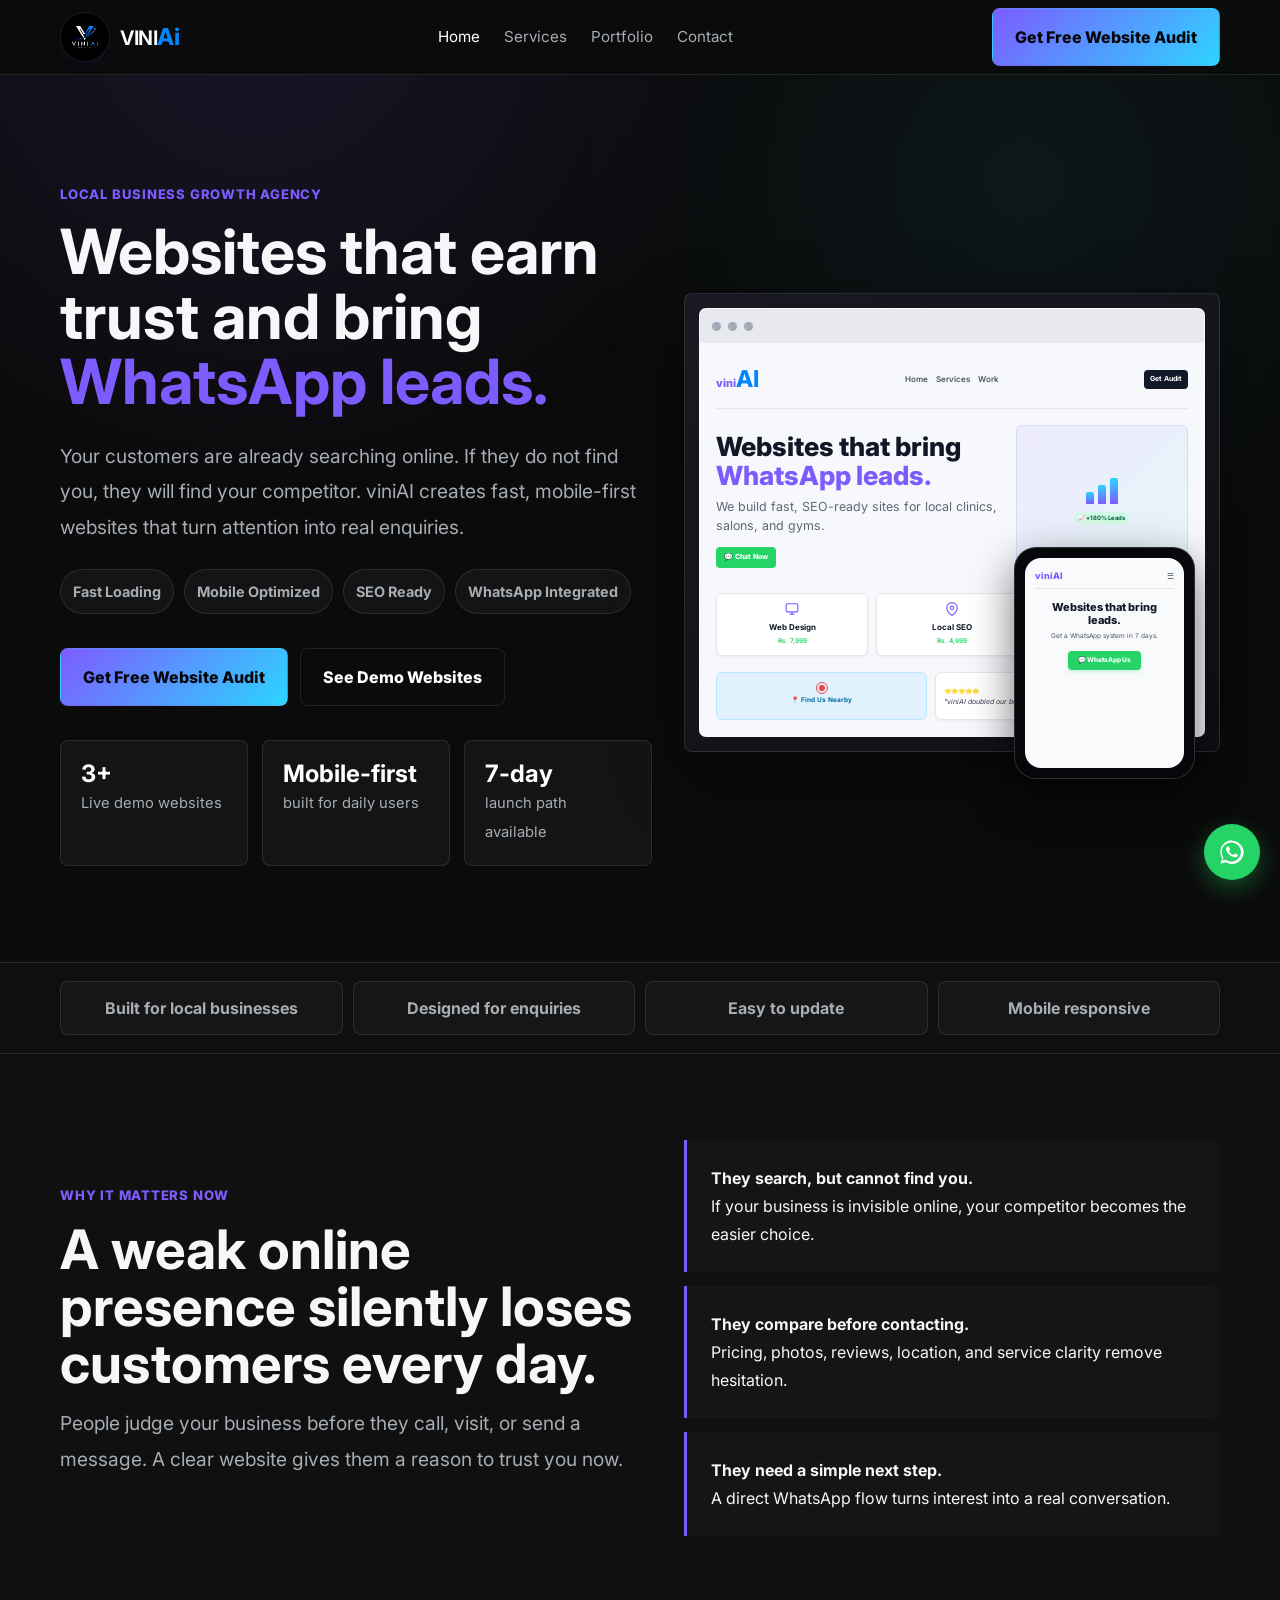
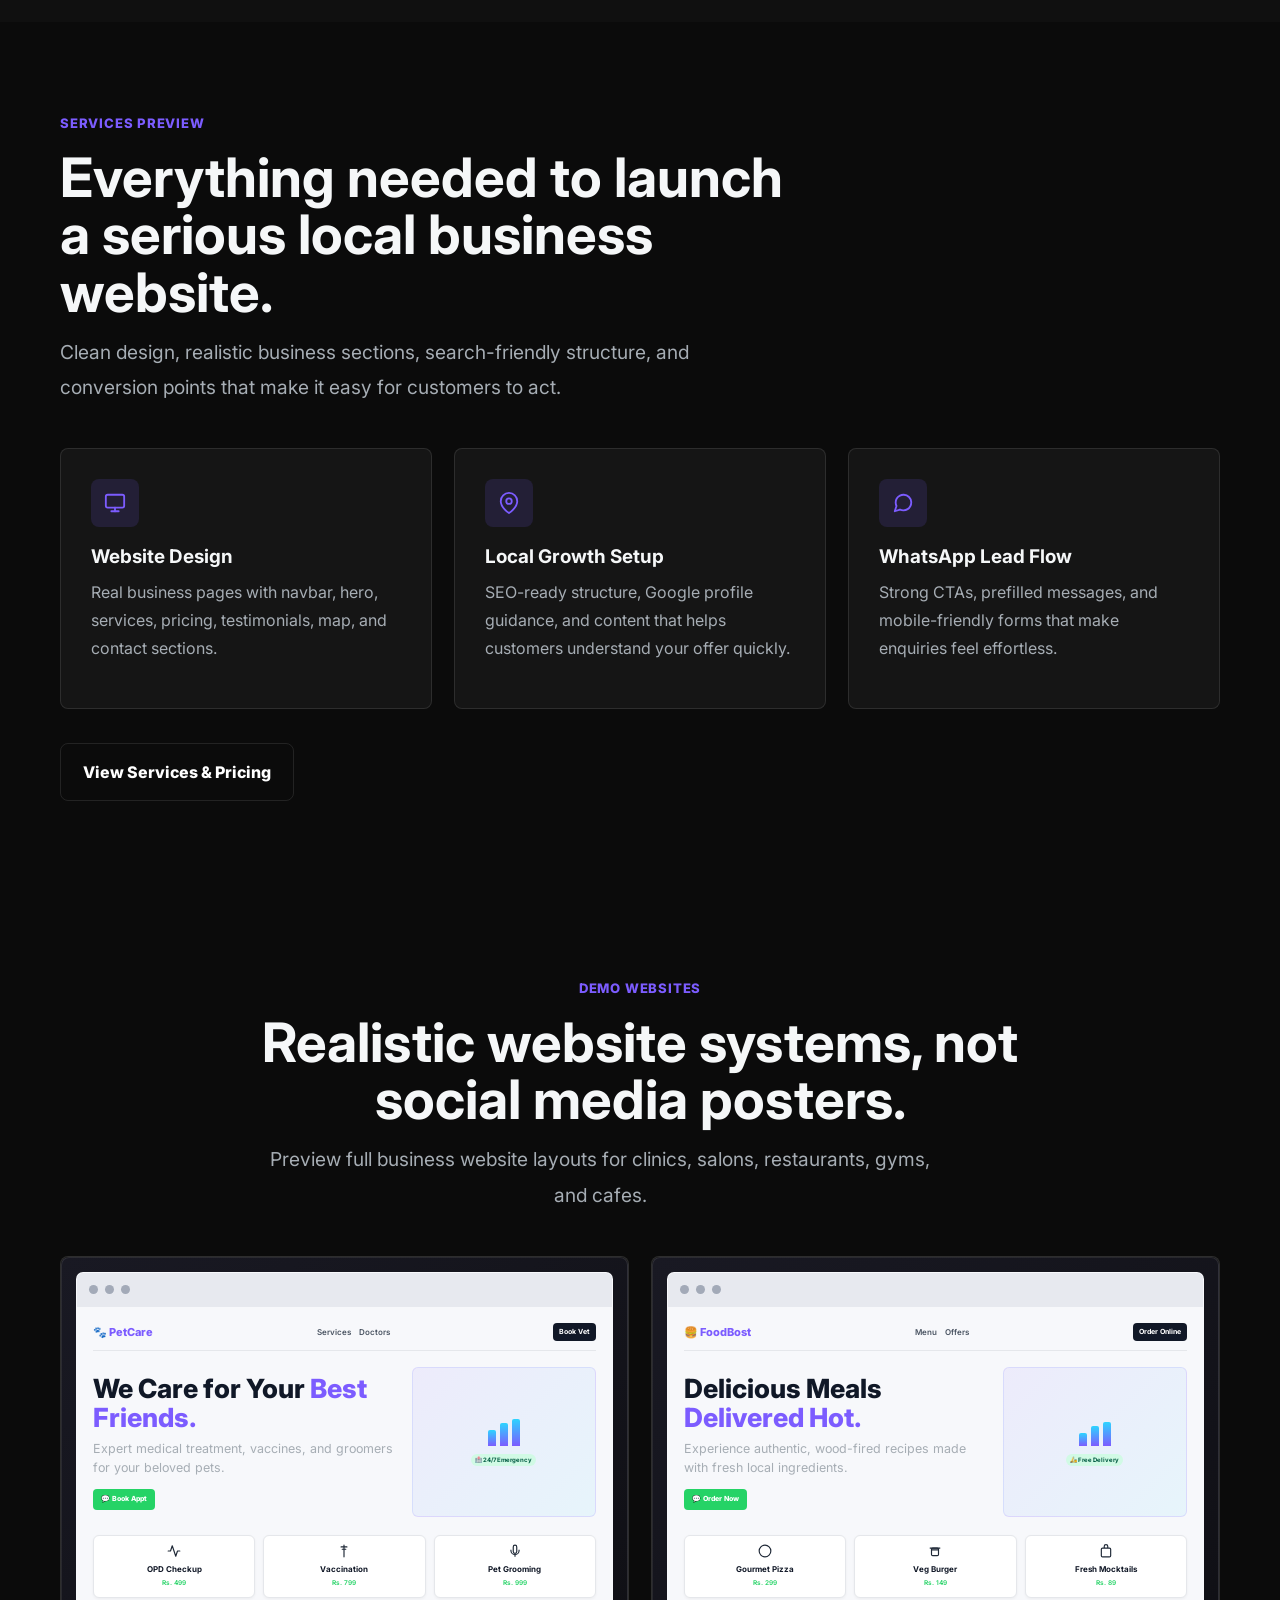
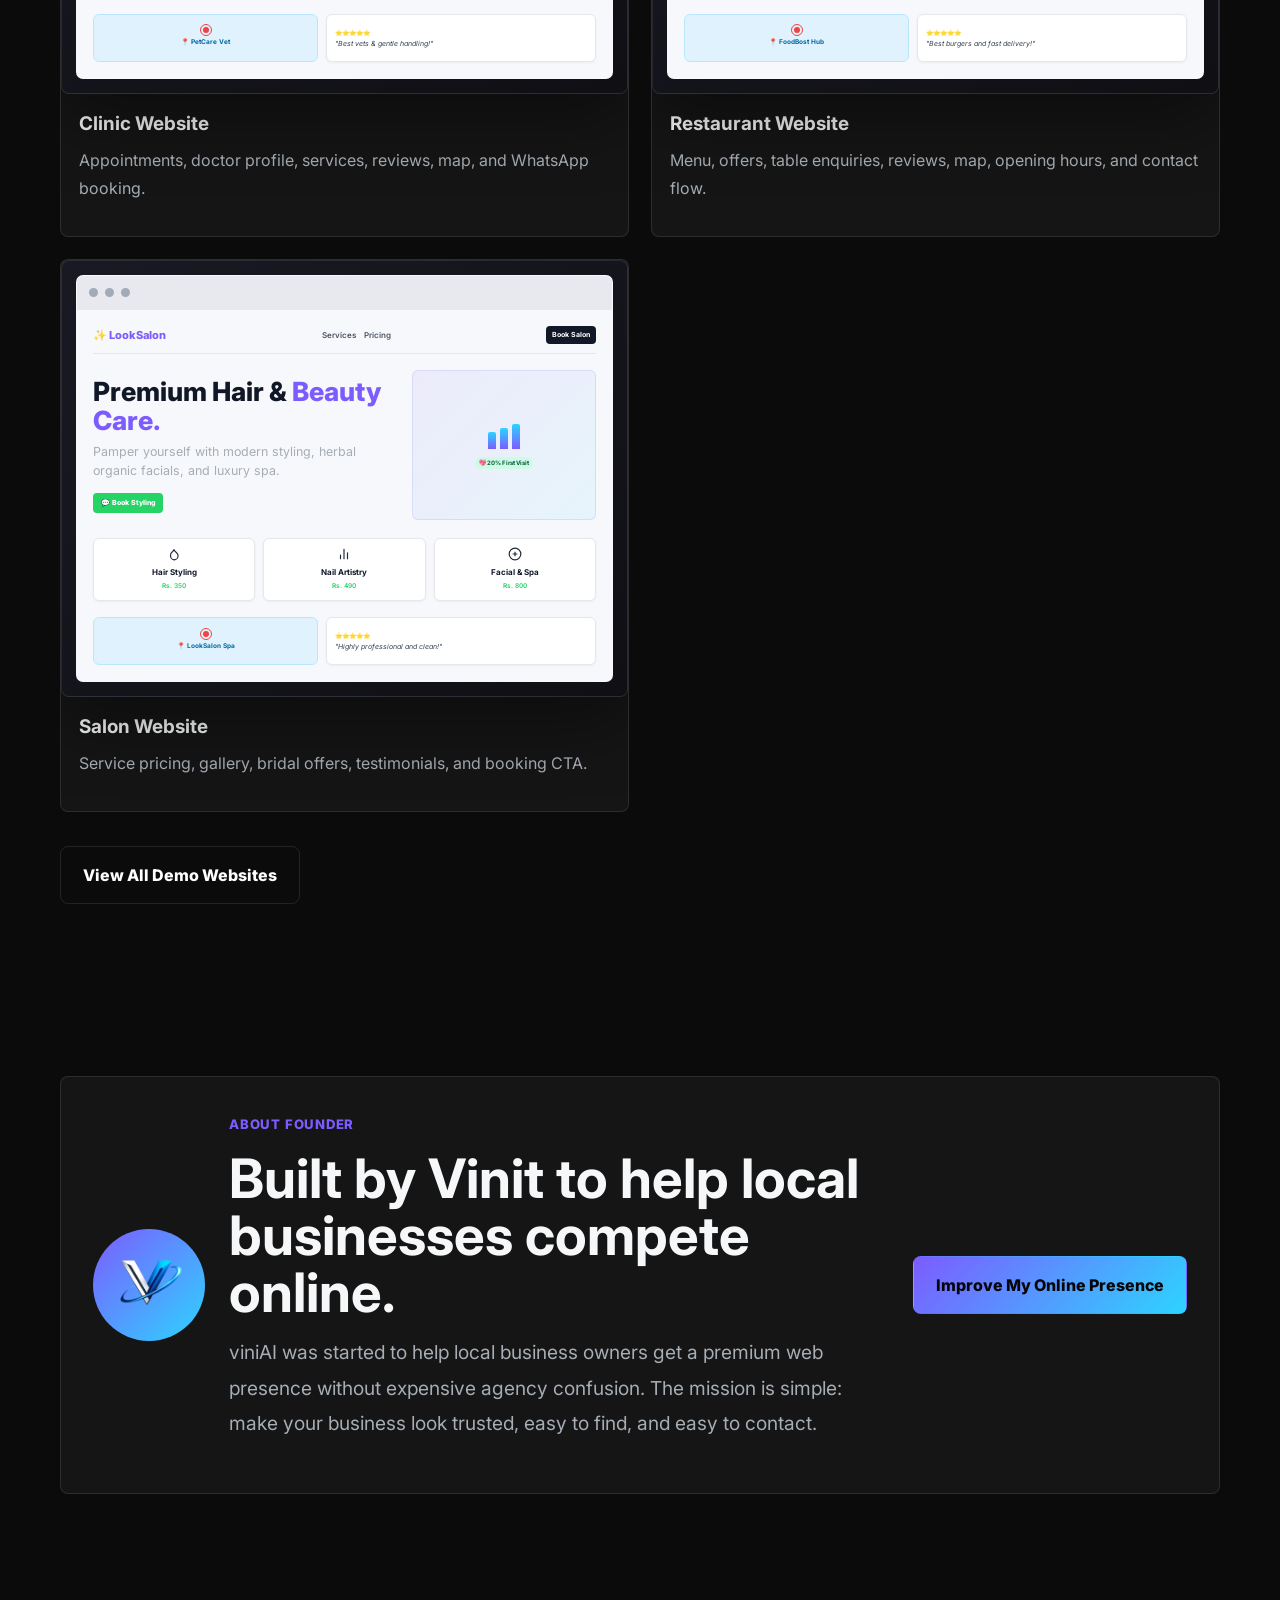
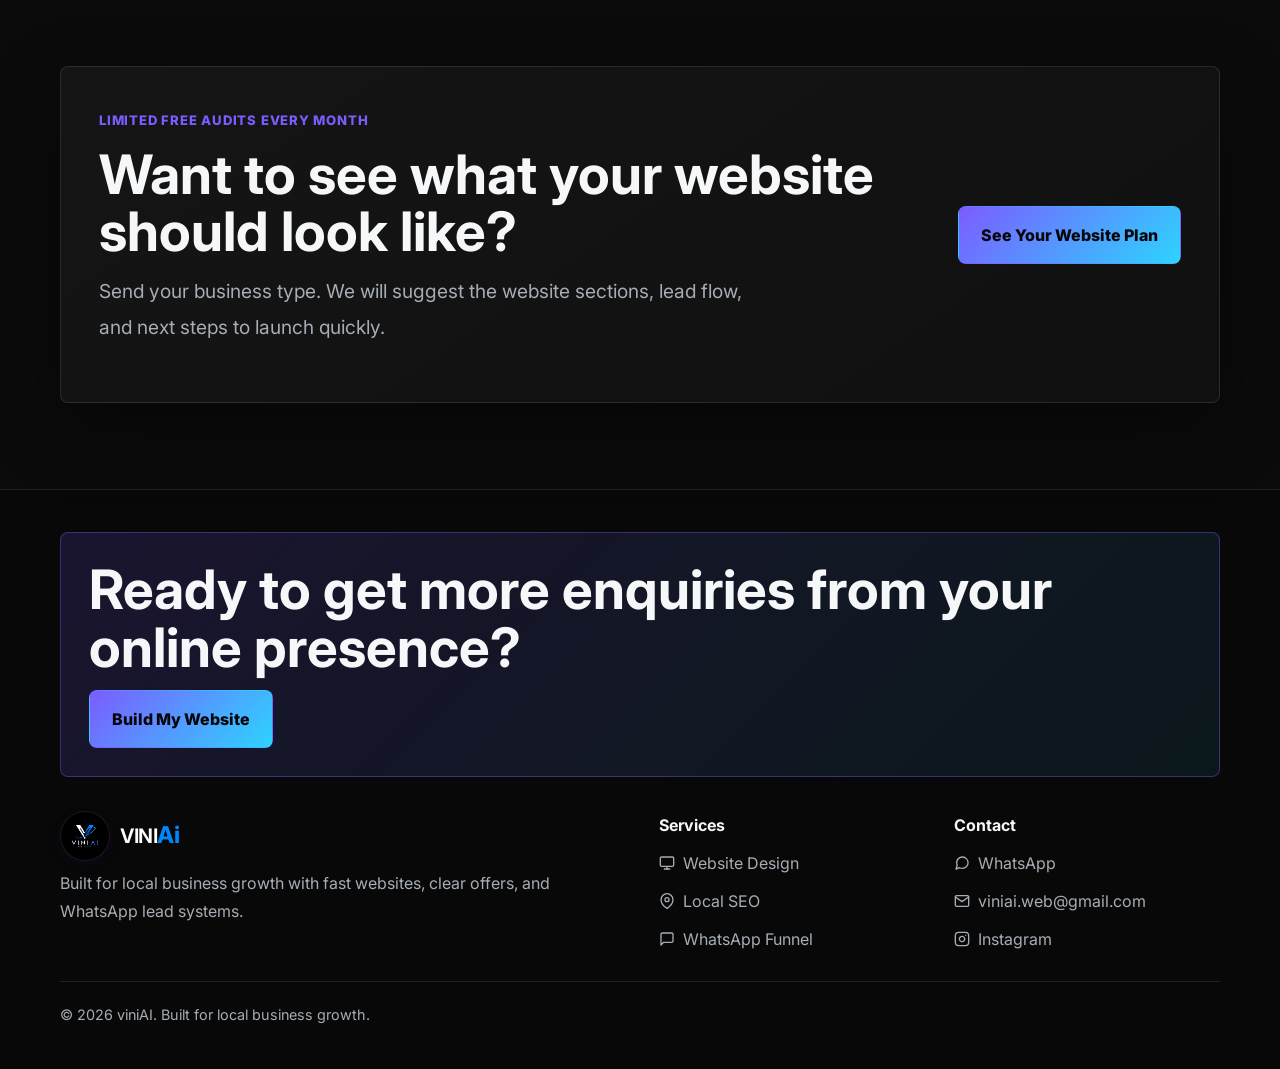
<file: index.html>
<!DOCTYPE html>
<html lang="en">

<head>
  <meta charset="UTF-8" />
  <meta name="viewport" content="width=device-width, initial-scale=1.0" />
  <title>viniAI | Website Growth Agency for Local Businesses</title>
  <meta name="description"
    content="viniAI builds fast websites, local SEO foundations, Google Business Profile improvements, and WhatsApp lead funnels for clinics, salons, restaurants, cafes, gyms, and local businesses." />
  <link rel="preconnect" href="https://fonts.googleapis.com" />
  <link rel="preconnect" href="https://fonts.gstatic.com" crossorigin />
  <link href="https://fonts.googleapis.com/css2?family=Inter:wght@400;600;700;800;900&display=swap" rel="stylesheet" />
  <link rel="stylesheet" href="css/style.css" />
</head>

<body>
  <header class="site-header">
    <div class="container nav">
      <a class="brand" href="index.html" aria-label="viniAI home">
        <img class="brand-logo" src="images/viniai-logo.jpg" alt="viniAI logo" />

        <span class="logo-text">
          VINI<span class="logo-ai">Ai</span>
        </span>
      </a>

      <nav class="nav-links" aria-label="Main navigation">
        <a class="active" href="index.html">Home</a>
        <a href="services.html">Services</a>
        <a href="portfolio.html">Portfolio</a>
        <a href="contact.html">Contact</a>
      </nav>
      <div class="nav-actions">
        <a class="btn" data-whatsapp data-message="Hi viniAI, I want a free website audit for my business." href="#">Get
          Free Website Audit</a>
      </div>
      <button class="menu-toggle" data-menu-toggle aria-label="Open menu" aria-expanded="false"><span></span></button>
    </div>
    <div class="container mobile-menu" data-mobile-menu>
      <a href="index.html">Home</a>
      <a href="services.html">Services</a>
      <a href="portfolio.html">Portfolio</a>
      <a href="contact.html">Contact</a>
      <a class="btn" data-whatsapp data-message="Hi viniAI, I want a free website audit for my business." href="#">Get
        Free Website Audit</a>
    </div>
  </header>

  <main>
    <section class="hero">
      <div class="container hero-grid">
        <div class="reveal">
          <p class="eyebrow">Local business growth agency</p>
          <h1>Websites that earn trust and bring <span class="accent">WhatsApp leads.</span></h1>
          <p class="lead">
            Your customers are already searching online. If they do not find you, they will find your competitor.
            viniAI creates fast, mobile-first websites that turn attention into real enquiries.
          </p>
          <div class="hero-proof">
            <span>Fast Loading</span>
            <span>Mobile Optimized</span>
            <span>SEO Ready</span>
            <span>WhatsApp Integrated</span>
          </div>
          <div class="hero-actions">
            <a class="btn" data-whatsapp
              data-message="Hi viniAI, I want a free website audit and lead plan for my business." href="#">Get Free
              Website Audit</a>
            <a class="btn secondary" href="portfolio.html">See Demo Websites</a>
          </div>
          <div class="stat-grid">
            <div class="stat-card"><strong>3+</strong><span>Live demo websites </span></div>
            <div class="stat-card"><strong>Mobile-first</strong><span>built for daily users</span></div>
            <div class="stat-card"><strong>7-day</strong><span>launch path available</span></div>
          </div>
        </div>

        <div class="website-mockup reveal" aria-label="Website mockup preview">
          <div class="browser-shell">
            <div class="browser-top"><span></span><span></span><span></span></div>
            <div class="mock-page">
              <div class="mock-nav">
                <span class="mock-logo-text">
                  vini<span class="logo-ai">AI</span>
                </span>
                <div class="mock-nav-links">
                  <span>Home</span>
                  <span>Services</span>
                  <span>Work</span>
                </div>
                <span class="mock-nav-btn">Get Audit</span>
              </div>
              <div class="mock-hero">
                <div>
                  <h4 class="mock-hero-title">Websites that bring <span>WhatsApp leads.</span></h4>
                  <p class="mock-hero-desc">We build fast, SEO-ready sites for local clinics, salons, and gyms.</p>
                  <span class="mock-hero-btn">💬 Chat Now</span>
                </div>
                <div class="mock-visual">
                  <div class="mock-chart">
                    <div class="mock-bar" style="height: 40%"></div>
                    <div class="mock-bar" style="height: 65%"></div>
                    <div class="mock-bar" style="height: 90%"></div>
                  </div>
                  <div class="mock-visual-badge">📈 +180% Leads</div>
                </div>
              </div>
              <div class="mock-cards">
                <div class="mock-card-item">
                  <svg class="mock-card-icon" viewBox="0 0 24 24">
                    <rect x="2" y="3" width="20" height="14" rx="2"></rect>
                    <line x1="8" y1="21" x2="16" y2="21"></line>
                    <line x1="12" y1="17" x2="12" y2="21"></line>
                  </svg>
                  <h5>Web Design</h5>
                  <span>Rs. 7,999</span>
                </div>
                <div class="mock-card-item">
                  <svg class="mock-card-icon" viewBox="0 0 24 24">
                    <path d="M21 10c0 7-9 13-9 13s-9-6-9-13a9 9 0 0 1 18 0z"></path>
                    <circle cx="12" cy="10" r="3"></circle>
                  </svg>
                  <h5>Local SEO</h5>
                  <span>Rs. 4,999</span>
                </div>
                <div class="mock-card-item">
                  <svg class="mock-card-icon" viewBox="0 0 24 24">
                    <path
                      d="M21 11.5a8.38 8.38 0 0 1-.9 3.8 8.5 8.5 0 0 1-7.6 4.7 8.38 8.38 0 0 1-3.8-.9L3 21l1.9-5.7a8.38 8.38 0 0 1-.9-3.8 8.5 8.5 0 0 1 4.7-7.6 8.38 8.38 0 0 1 3.8-.9h.5a8.48 8.48 0 0 1 8 8v.5z">
                    </path>
                  </svg>
                  <h5>Leads</h5>
                  <span>Rs. 3,499</span>
                </div>
              </div>
              <div class="mock-contact">
                <div class="mock-map-visual">
                  <div class="mock-map-pin"></div>
                  <span>📍 Find Us Nearby</span>
                </div>
                <div class="mock-review-card">
                  <div class="mock-stars">⭐⭐⭐⭐⭐</div>
                  <p>"viniAI doubled our bookings!"</p>
                </div>
              </div>
            </div>
          </div>
          <div class="phone-preview">
            <div class="phone-screen">
              <div class="mock-phone-header">
                <span>
                  vini<span class="logo-ai">AI</span>
                </span>
                <span class="mock-phone-menu">☰</span>
              </div>
              <div class="mock-phone-content">
                <h4>Websites that bring leads.</h4>
                <p>Get a WhatsApp system in 7 days.</p>
                <span class="mock-phone-btn">💬 WhatsApp Us</span>
              </div>
            </div>
          </div>
        </div>
      </div>
    </section>

    <div class="trust-strip">
      <div class="container trust-items">
        <span>Built for local businesses</span>
        <span>Designed for enquiries</span>
        <span>Easy to update</span>
        <span>Mobile responsive
        </span>
      </div>
    </div>

    <section class="problem">
      <div class="container split-grid">
        <div class="reveal">
          <p class="eyebrow">Why it matters now</p>
          <h2>A weak online presence silently loses customers every day.</h2>
          <p class="lead">People judge your business before they call, visit, or send a message. A clear website gives
            them a reason to trust you now.</p>
        </div>
        <div class="problem-list reveal">
          <div class="problem-item"><strong>They search, but cannot find you.</strong><br />If your business is
            invisible online, your competitor becomes the easier choice.</div>
          <div class="problem-item"><strong>They compare before contacting.</strong><br />Pricing, photos, reviews,
            location, and service clarity remove hesitation.</div>
          <div class="problem-item"><strong>They need a simple next step.</strong><br />A direct WhatsApp flow turns
            interest into a real conversation.</div>
        </div>
      </div>
    </section>

    <section>
      <div class="container">
        <div class="section-head">
          <p class="eyebrow">Services preview</p>
          <h2>Everything needed to launch a serious local business website.</h2>
          <p class="lead">Clean design, realistic business sections, search-friendly structure, and conversion points
            that make it easy for customers to act.</p>
        </div>
        <div class="grid cards-3">
          <article class="card reveal">
            <div class="icon" aria-hidden="true">
              <svg viewBox="0 0 24 24">
                <rect x="2" y="3" width="20" height="14" rx="2" ry="2"></rect>
                <line x1="8" y1="21" x2="16" y2="21"></line>
                <line x1="12" y1="17" x2="12" y2="21"></line>
              </svg>
            </div>
            <h3>Website Design</h3>
            <p>Real business pages with navbar, hero, services, pricing, testimonials, map, and contact sections.</p>
          </article>
          <article class="card reveal">
            <div class="icon" aria-hidden="true">
              <svg viewBox="0 0 24 24">
                <path d="M21 10c0 7-9 13-9 13s-9-6-9-13a9 9 0 0 1 18 0z"></path>
                <circle cx="12" cy="10" r="3"></circle>
              </svg>
            </div>
            <h3>Local Growth Setup</h3>
            <p>SEO-ready structure, Google profile guidance, and content that helps customers understand your offer
              quickly.</p>
          </article>
          <article class="card reveal">
            <div class="icon" aria-hidden="true">
              <svg viewBox="0 0 24 24">
                <path
                  d="M21 11.5a8.38 8.38 0 0 1-.9 3.8 8.5 8.5 0 0 1-7.6 4.7 8.38 8.38 0 0 1-3.8-.9L3 21l1.9-5.7a8.38 8.38 0 0 1-.9-3.8 8.5 8.5 0 0 1 4.7-7.6 8.38 8.38 0 0 1 3.8-.9h.5a8.48 8.48 0 0 1 8 8v.5z">
                </path>
              </svg>
            </div>
            <h3>WhatsApp Lead Flow</h3>
            <p>Strong CTAs, prefilled messages, and mobile-friendly forms that make enquiries feel effortless.</p>
          </article>
        </div>
        <div class="section-actions">
          <a class="btn secondary" href="services.html">View Services & Pricing</a>
        </div>
      </div>
    </section>

    <section>
      <div class="container">
        <div class="section-head center">
          <p class="eyebrow">Demo websites</p>
          <h2>Realistic website systems, not social media posters.</h2>
          <p class="lead">Preview full business website layouts for clinics, salons, restaurants, gyms, and cafes.</p>
        </div>
        <div class="grid portfolio-grid">
          <article class="portfolio-card reveal">
            <div class="website-mockup" aria-label="Clinic website mockup preview">
              <div class="browser-shell">
                <div class="browser-top"><span></span><span></span><span></span></div>
                <div class="mock-page clinic-theme">
                  <div class="mock-nav">
                    <span class="mock-logo-text">🐾 PetCare</span>
                    <div class="mock-nav-links">
                      <span>Services</span>
                      <span>Doctors</span>
                    </div>
                    <span class="mock-nav-btn">Book Vet</span>
                  </div>
                  <div class="mock-hero">
                    <div>
                      <h4 class="mock-hero-title">We Care for Your <span>Best Friends.</span></h4>
                      <p class="mock-hero-desc">Expert medical treatment, vaccines, and groomers for your beloved pets.</p>
                      <span class="mock-hero-btn">💬 Book Appt</span>
                    </div>
                    <div class="mock-visual">
                      <div class="mock-chart">
                        <div class="mock-bar" style="height: 55%"></div>
                        <div class="mock-bar" style="height: 80%"></div>
                        <div class="mock-bar" style="height: 95%"></div>
                      </div>
                      <div class="mock-visual-badge">🏥 24/7 Emergency</div>
                    </div>
                  </div>
                  <div class="mock-cards">
                    <div class="mock-card-item">
                      <svg class="mock-card-icon" viewBox="0 0 24 24">
                        <path d="M22 12h-4l-3 9L9 3l-3 9H2" stroke="currentColor" stroke-width="2" stroke-linecap="round" stroke-linejoin="round" fill="none"></path>
                      </svg>
                      <h5>OPD Checkup</h5>
                      <span>Rs. 499</span>
                    </div>
                    <div class="mock-card-item">
                      <svg class="mock-card-icon" viewBox="0 0 24 24">
                        <path d="M12 2v20M17 5H7M15 9H9" stroke="currentColor" stroke-width="2" stroke-linecap="round" fill="none"></path>
                      </svg>
                      <h5>Vaccination</h5>
                      <span>Rs. 799</span>
                    </div>
                    <div class="mock-card-item">
                      <svg class="mock-card-icon" viewBox="0 0 24 24">
                        <path d="M12 2a3 3 0 0 0-3 3v8a3 3 0 0 0 6 0V5a3 3 0 0 0-3-3z" stroke="currentColor" stroke-width="2" fill="none"></path>
                        <path d="M19 10v1a7 7 0 0 1-14 0v-1" stroke="currentColor" stroke-width="2" fill="none"></path>
                        <line x1="12" y1="19" x2="12" y2="22" stroke="currentColor" stroke-width="2"></line>
                      </svg>
                      <h5>Pet Grooming</h5>
                      <span>Rs. 999</span>
                    </div>
                  </div>
                  <div class="mock-contact">
                    <div class="mock-map-visual">
                      <div class="mock-map-pin"></div>
                      <span>📍 PetCare Vet</span>
                    </div>
                    <div class="mock-review-card">
                      <div class="mock-stars">⭐⭐⭐⭐⭐</div>
                      <p>"Best vets & gentle handling!"</p>
                    </div>
                  </div>
                </div>
              </div>
            </div>
            <div>
              <h3>Clinic Website</h3>
              <p>Appointments, doctor profile, services, reviews, map, and WhatsApp booking.</p>
            </div>
          </article>
          
          <article class="portfolio-card reveal">
            <div class="website-mockup" aria-label="Restaurant website mockup preview">
              <div class="browser-shell">
                <div class="browser-top"><span></span><span></span><span></span></div>
                <div class="mock-page restaurant-theme">
                  <div class="mock-nav">
                    <span class="mock-logo-text">🍔 FoodBost</span>
                    <div class="mock-nav-links">
                      <span>Menu</span>
                      <span>Offers</span>
                    </div>
                    <span class="mock-nav-btn">Order Online</span>
                  </div>
                  <div class="mock-hero">
                    <div>
                      <h4 class="mock-hero-title">Delicious Meals <span>Delivered Hot.</span></h4>
                      <p class="mock-hero-desc">Experience authentic, wood-fired recipes made with fresh local ingredients.</p>
                      <span class="mock-hero-btn">💬 Order Now</span>
                    </div>
                    <div class="mock-visual">
                      <div class="mock-chart">
                        <div class="mock-bar" style="height: 45%"></div>
                        <div class="mock-bar" style="height: 70%"></div>
                        <div class="mock-bar" style="height: 85%"></div>
                      </div>
                      <div class="mock-visual-badge">🛵 Free Delivery</div>
                    </div>
                  </div>
                  <div class="mock-cards">
                    <div class="mock-card-item">
                      <svg class="mock-card-icon" viewBox="0 0 24 24">
                        <circle cx="12" cy="12" r="10" stroke="currentColor" stroke-width="2" fill="none"></path>
                        <path d="M12 2a15.3 15.3 0 0 1 4 10 15.3 15.3 0 0 1-4 10" stroke="currentColor" stroke-width="2" fill="none"></path>
                        <path d="M12 2a15.3 15.3 0 0 0-4 10 15.3 15.3 0 0 0 4 10" stroke="currentColor" stroke-width="2" fill="none"></path>
                      </svg>
                      <h5>Gourmet Pizza</h5>
                      <span>Rs. 299</span>
                    </div>
                    <div class="mock-card-item">
                      <svg class="mock-card-icon" viewBox="0 0 24 24">
                        <path d="M6 18c0 1.1.9 2 2 2h8a2 2 0 0 0 2-2V9a2 2 0 0 0-2-2H8a2 2 0 0 0-2 2v9z" stroke="currentColor" stroke-width="2" fill="none"></path>
                        <path d="M3 7h18M6 10h12" stroke="currentColor" stroke-width="2"></path>
                      </svg>
                      <h5>Veg Burger</h5>
                      <span>Rs. 149</span>
                    </div>
                    <div class="mock-card-item">
                      <svg class="mock-card-icon" viewBox="0 0 24 24">
                        <path d="M18 22H6a2 2 0 0 1-2-2V9a2 2 0 0 1 2-2h12a2 2 0 0 1 2 2v11a2 2 0 0 1-2 2z" stroke="currentColor" stroke-width="2" fill="none"></path>
                        <path d="M9 7V4a3 3 0 0 1 6 0v3" stroke="currentColor" stroke-width="2" fill="none"></path>
                      </svg>
                      <h5>Fresh Mocktails</h5>
                      <span>Rs. 89</span>
                    </div>
                  </div>
                  <div class="mock-contact">
                    <div class="mock-map-visual">
                      <div class="mock-map-pin"></div>
                      <span>📍 FoodBost Hub</span>
                    </div>
                    <div class="mock-review-card">
                      <div class="mock-stars">⭐⭐⭐⭐⭐</div>
                      <p>"Best burgers and fast delivery!"</p>
                    </div>
                  </div>
                </div>
              </div>
            </div>
            <div>
              <h3>Restaurant Website</h3>
              <p>Menu, offers, table enquiries, reviews, map, opening hours, and contact flow.</p>
            </div>
          </article>
          
          <article class="portfolio-card reveal">
            <div class="website-mockup" aria-label="Salon website mockup preview">
              <div class="browser-shell">
                <div class="browser-top"><span></span><span></span><span></span></div>
                <div class="mock-page salon-theme">
                  <div class="mock-nav">
                    <span class="mock-logo-text">✨ LookSalon</span>
                    <div class="mock-nav-links">
                      <span>Services</span>
                      <span>Pricing</span>
                    </div>
                    <span class="mock-nav-btn">Book Salon</span>
                  </div>
                  <div class="mock-hero">
                    <div>
                      <h4 class="mock-hero-title">Premium Hair & <span>Beauty Care.</span></h4>
                      <p class="mock-hero-desc">Pamper yourself with modern styling, herbal organic facials, and luxury spa.</p>
                      <span class="mock-hero-btn">💬 Book Styling</span>
                    </div>
                    <div class="mock-visual">
                      <div class="mock-chart">
                        <div class="mock-bar" style="height: 60%"></div>
                        <div class="mock-bar" style="height: 75%"></div>
                        <div class="mock-bar" style="height: 90%"></div>
                      </div>
                      <div class="mock-visual-badge">💖 20% First Visit</div>
                    </div>
                  </div>
                  <div class="mock-cards">
                    <div class="mock-card-item">
                      <svg class="mock-card-icon" viewBox="0 0 24 24">
                        <path d="M12 22a7 7 0 0 0 7-7c0-2-1-3.9-3-5.5s-4-3.5-4-5.5c0 2-2 3.9-4 5.5S6 13 6 15a7 7 0 0 0 7 7z" stroke="currentColor" stroke-width="2" fill="none"></path>
                      </svg>
                      <h5>Hair Styling</h5>
                      <span>Rs. 350</span>
                    </div>
                    <div class="mock-card-item">
                      <svg class="mock-card-icon" viewBox="0 0 24 24">
                        <path d="M18 20V10M12 20V4M6 20v-6" stroke="currentColor" stroke-width="2" stroke-linecap="round"></path>
                      </svg>
                      <h5>Nail Artistry</h5>
                      <span>Rs. 490</span>
                    </div>
                    <div class="mock-card-item">
                      <svg class="mock-card-icon" viewBox="0 0 24 24">
                        <circle cx="12" cy="12" r="10" stroke="currentColor" stroke-width="2" fill="none"></circle>
                        <path d="M12 8v8M8 12h8" stroke="currentColor" stroke-width="2"></path>
                      </svg>
                      <h5>Facial & Spa</h5>
                      <span>Rs. 800</span>
                    </div>
                  </div>
                  <div class="mock-contact">
                    <div class="mock-map-visual">
                      <div class="mock-map-pin"></div>
                      <span>📍 LookSalon Spa</span>
                    </div>
                    <div class="mock-review-card">
                      <div class="mock-stars">⭐⭐⭐⭐⭐</div>
                      <p>"Highly professional and clean!"</p>
                    </div>
                  </div>
                </div>
              </div>
            </div>
            <div>
              <h3>Salon Website</h3>
              <p>Service pricing, gallery, bridal offers, testimonials, and booking CTA.</p>
            </div>
          </article>
        </div>
        <div class="section-actions">
          <a class="btn secondary" href="portfolio.html">View All Demo Websites</a>
        </div>
      </div>
    </section>

    <section>
      <div class="container founder-card reveal">
        <div class="founder-avatar">
          <img src="images/avtar.jpg" alt="Photo of Vinit, founder of viniAI" />
        </div>
        <div>
          <p class="eyebrow">About founder</p>
          <h2>Built by Vinit to help local businesses compete online.</h2>
          <p class="lead">viniAI was started to help local business owners get a premium web presence without expensive
            agency confusion. The mission is simple: make your business look trusted, easy to find, and easy to contact.
          </p>
        </div>
        <a class="btn" data-whatsapp data-message="Hi Vinit, I want to improve my online presence." href="#">Improve My
          Online Presence</a>
      </div>
    </section>

    <section>
      <div class="container cta-band reveal">
        <div>
          <p class="eyebrow">Limited free audits every month</p>
          <h2>Want to see what your website should look like?</h2>
          <p class="lead">Send your business type. We will suggest the website sections, lead flow, and next steps to
            launch quickly.</p>
        </div>
        <a class="btn" data-whatsapp data-message="Hi viniAI, I want to see my website plan." href="#">See Your Website
          Plan</a>
      </div>
    </section>
  </main>

  <footer class="site-footer">
    <div class="container footer-cta">
      <h2>Ready to get more enquiries from your online presence?</h2>
      <a class="btn" data-whatsapp data-message="Hi viniAI, I want to build my website and get more leads."
        href="#">Build My Website</a>
    </div>
    <div class="container footer-grid">
      <div>
        <a class="brand" href="index.html">
          <img class="brand-logo" src="images/viniai-logo.jpg" alt="viniAI logo" />
          <span class="logo-text">
            VINI<span class="logo-ai">Ai</span>
          </span>
        </a>
        <p>Built for local business growth with fast websites, clear offers, and WhatsApp lead systems.</p>
      </div>
      <div class="footer-links">
        <strong>Services</strong>
        <a href="services.html">Website Design</a>
        <a href="services.html">Local SEO</a>
        <a href="services.html">WhatsApp Funnel</a>
      </div>
      <div class="footer-links">
        <strong>Contact</strong>
        <a data-whatsapp data-message="Hi viniAI, I want to talk about my business website." href="#">WhatsApp</a>
        <a href="mailto:viniai.web@gmail.com">viniai.web@gmail.com</a>
        <a data-instagram href="https://www.instagram.com/viniai.web/">Instagram</a>
      </div>
    </div>
    <div class="container footer-bottom">&copy; 2026 viniAI. Built for local business growth.</div>
  </footer>

  <a class="btn sticky-whatsapp" data-whatsapp data-message="Hi viniAI, I want a free website audit." href="#">Get Free
    Audit</a>
  <script src="js/main.js"></script>
</body>

</html>
</file>
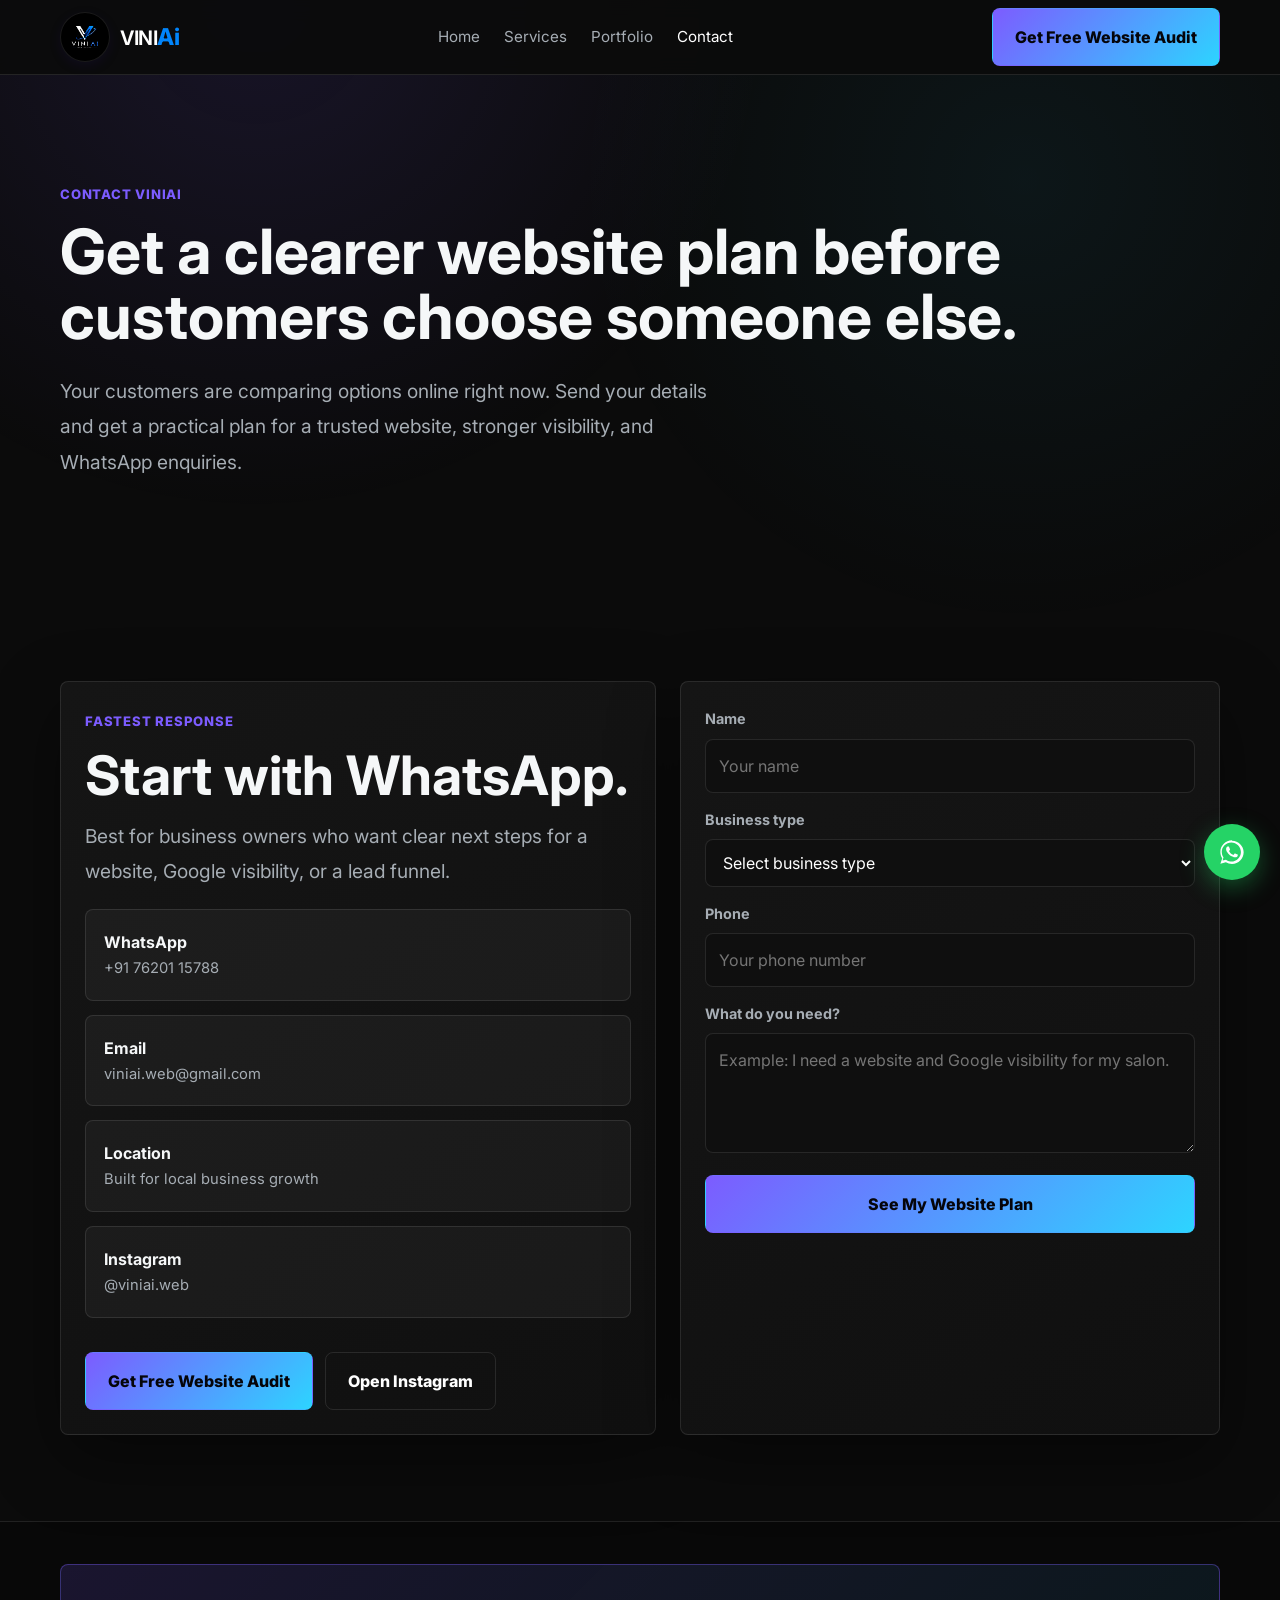
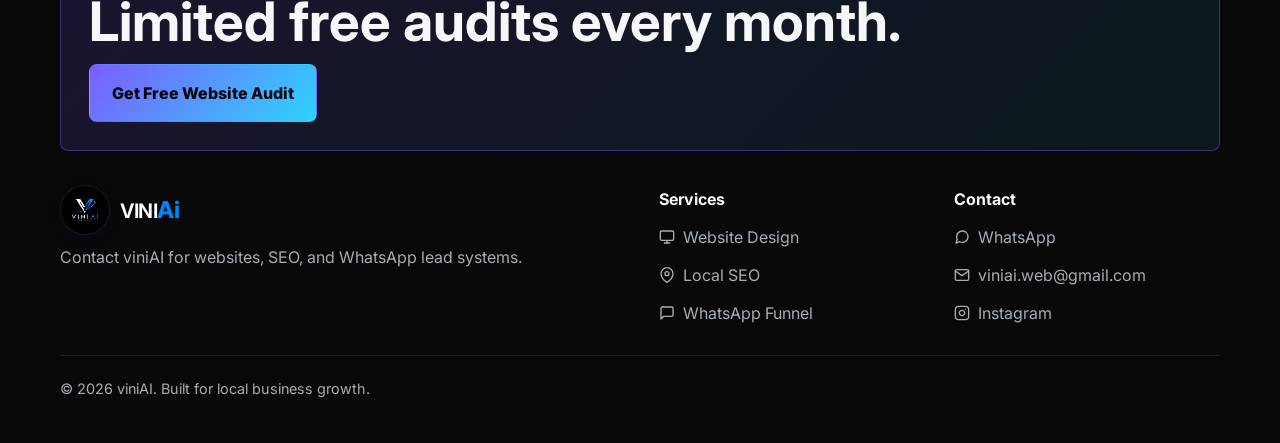
<file: contact.html>
<!DOCTYPE html>
<html lang="en">

<head>
  <meta charset="UTF-8" />
  <meta name="viewport" content="width=device-width, initial-scale=1.0" />
  <title>Contact viniAI | WhatsApp Website Growth Agency</title>
  <meta name="description"
    content="Contact viniAI on WhatsApp for websites, local SEO foundations, Google Business Profile improvements, and WhatsApp lead funnels for clinics, salons, restaurants, cafes, gyms, and local businesses." />
  <link rel="preconnect" href="https://fonts.googleapis.com" />
  <link rel="preconnect" href="https://fonts.gstatic.com" crossorigin />
  <link href="https://fonts.googleapis.com/css2?family=Inter:wght@400;600;700;800;900&display=swap" rel="stylesheet" />
  <link rel="stylesheet" href="css/style.css" />
</head>

<body>
  <header class="site-header">
    <div class="container nav">
      <a class="brand" href="index.html"><img class="brand-logo" src="images/viniai-logo.jpg" alt="viniAI logo" /><span
          class="logo-text">
          VINI<span class="logo-ai">Ai</span>
        </span></a>
      <nav class="nav-links" aria-label="Main navigation">
        <a href="index.html">Home</a><a href="services.html">Services</a><a href="portfolio.html">Portfolio</a><a
          class="active" href="contact.html">Contact</a>
      </nav>
      <div class="nav-actions"><a class="btn" data-whatsapp data-message="Hi viniAI, I want a free website audit."
          href="#">Get Free Website Audit</a></div>
      <button class="menu-toggle" data-menu-toggle aria-label="Open menu" aria-expanded="false"><span></span></button>
    </div>
    <div class="container mobile-menu" data-mobile-menu>
      <a href="index.html">Home</a><a href="services.html">Services</a><a href="portfolio.html">Portfolio</a><a
        href="contact.html">Contact</a>
      <a class="btn" data-whatsapp data-message="Hi viniAI, I want a free website audit." href="#">Get Free Website
        Audit</a>
    </div>
  </header>

  <main>
    <section class="page-hero">
      <div class="container">
        <p class="eyebrow">Contact viniAI</p>
        <h1 class="page-title">Get a clearer website plan before customers choose someone else.</h1>
        <p class="lead">Your customers are comparing options online right now. Send your details and get a practical
          plan for a trusted website, stronger visibility, and WhatsApp enquiries.</p>
      </div>
    </section>

    <section>
      <div class="container contact-grid">
        <div class="contact-panel reveal">
          <p class="eyebrow">Fastest response</p>
          <h2>Start with WhatsApp.</h2>
          <p class="lead">Best for business owners who want clear next steps for a website, Google visibility, or a lead
            funnel.</p>
          <div class="contact-method">
            <strong>WhatsApp</strong>
            <span><a data-whatsapp data-message="Hi viniAI, I want to discuss my business." href="#">+91 76201
                15788</a></span>
          </div>
          <div class="contact-method">
            <strong>Email</strong>
            <span><a href="mailto:viniai.web@gmail.com">viniai.web@gmail.com</a></span>
          </div>
          <div class="contact-method">
            <strong>Location</strong>
            <span><a href="services.html">Built for local business growth</a></span>
          </div>
          <div class="contact-method">
            <strong>Instagram</strong>
            <span><a data-instagram href="#">@viniai.web</a></span>
          </div>
          <div class="hero-actions">
            <a class="btn" data-whatsapp data-message="Hi viniAI, I want a free audit for my business." href="#">Get
              Free Website Audit</a>
            <a class="btn secondary" data-instagram href="#">Open Instagram</a>
          </div>
        </div>

        <div class="contact-panel reveal">
          <form class="form" data-contact-form>
            <div class="field">
              <label for="name">Name</label>
              <input id="name" name="name" type="text" placeholder="Your name" required />
            </div>
            <div class="field">
              <label for="business">Business type</label>
              <select id="business" name="business" required>
                <option value="">Select business type</option>
                <option>Clinic</option>
                <option>Salon</option>
                <option>Restaurant</option>
                <option>Cafe</option>
                <option>Gym</option>
                <option>Other local business</option>
              </select>
            </div>
            <div class="field">
              <label for="phone">Phone</label>
              <input id="phone" name="phone" type="tel" placeholder="Your phone number" required />
            </div>
            <div class="field">
              <label for="message">What do you need?</label>
              <textarea id="message" name="message"
                placeholder="Example: I need a website and Google visibility for my salon."></textarea>
            </div>
            <button class="btn" type="submit">See My Website Plan</button>
          </form>
        </div>
      </div>
    </section>
  </main>

  <footer class="site-footer">
    <div class="container footer-cta">
      <h2>Limited free audits every month.</h2>
      <a class="btn" data-whatsapp data-message="Hi viniAI, I want a free website audit." href="#">Get Free Website
        Audit</a>
    </div>
    <div class="container footer-grid">
      <div><a class="brand" href="index.html">
          <img class="brand-logo" src="images/viniai-logo.jpg" alt="viniAI logo" />
          <span class="logo-text">
            VINI<span class="logo-ai">Ai</span>
          </span>
        </a>
        <p>Contact viniAI for websites, SEO, and WhatsApp lead systems.</p>
      </div>
      <div class="footer-links"><strong>Services</strong><a href="services.html">Website Design</a><a
          href="services.html">Local SEO</a><a href="services.html">WhatsApp Funnel</a></div>
      <div class="footer-links"><strong>Contact</strong><a data-whatsapp
          data-message="Hi viniAI, I want to discuss my business." href="#">WhatsApp</a><a
          href="mailto:viniai.web@gmail.com">viniai.web@gmail.com</a><a data-instagram href="#">Instagram</a></div>
    </div>
    <div class="container footer-bottom">&copy; 2026 viniAI. Built for local business growth.</div>
  </footer>

  <a class="btn sticky-whatsapp" data-whatsapp data-message="Hi viniAI, I want a free website audit." href="#">Free
    Audit</a>
  <script src="js/main.js"></script>
</body>

</html>
</file>
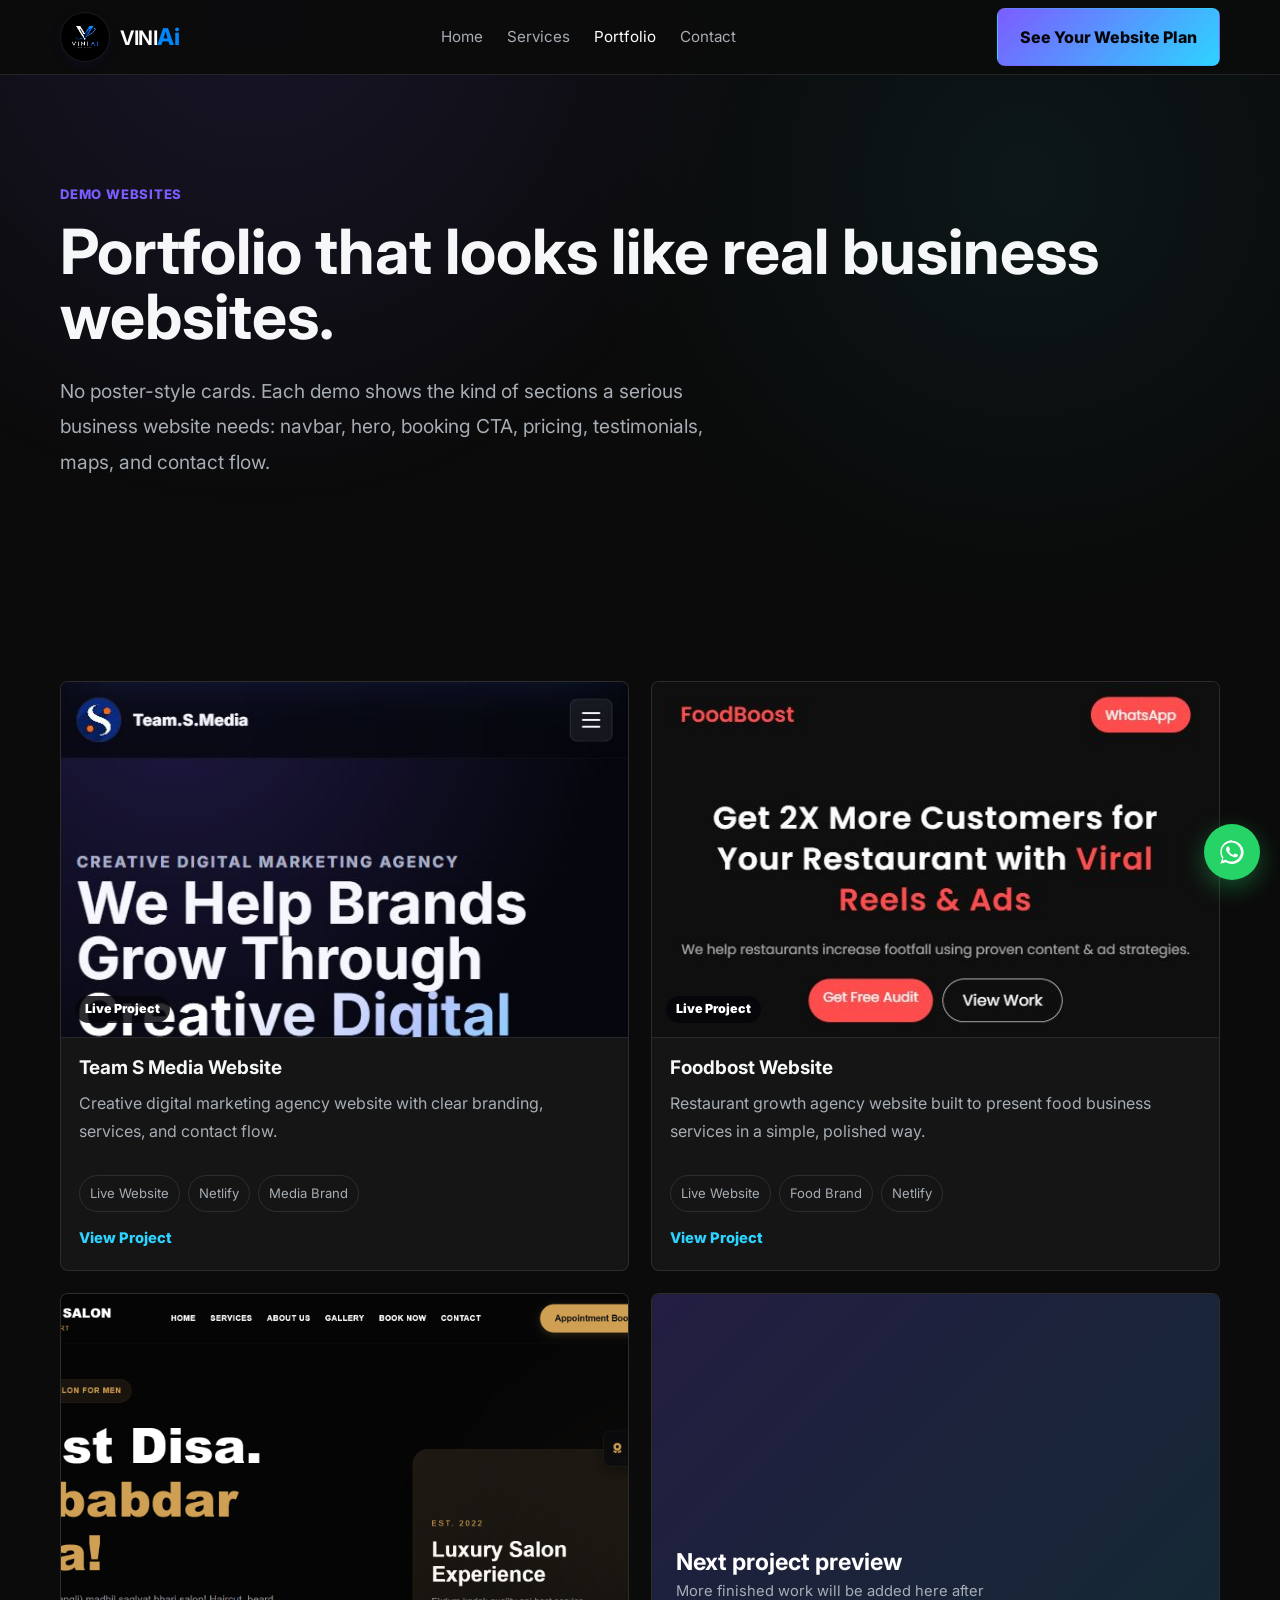
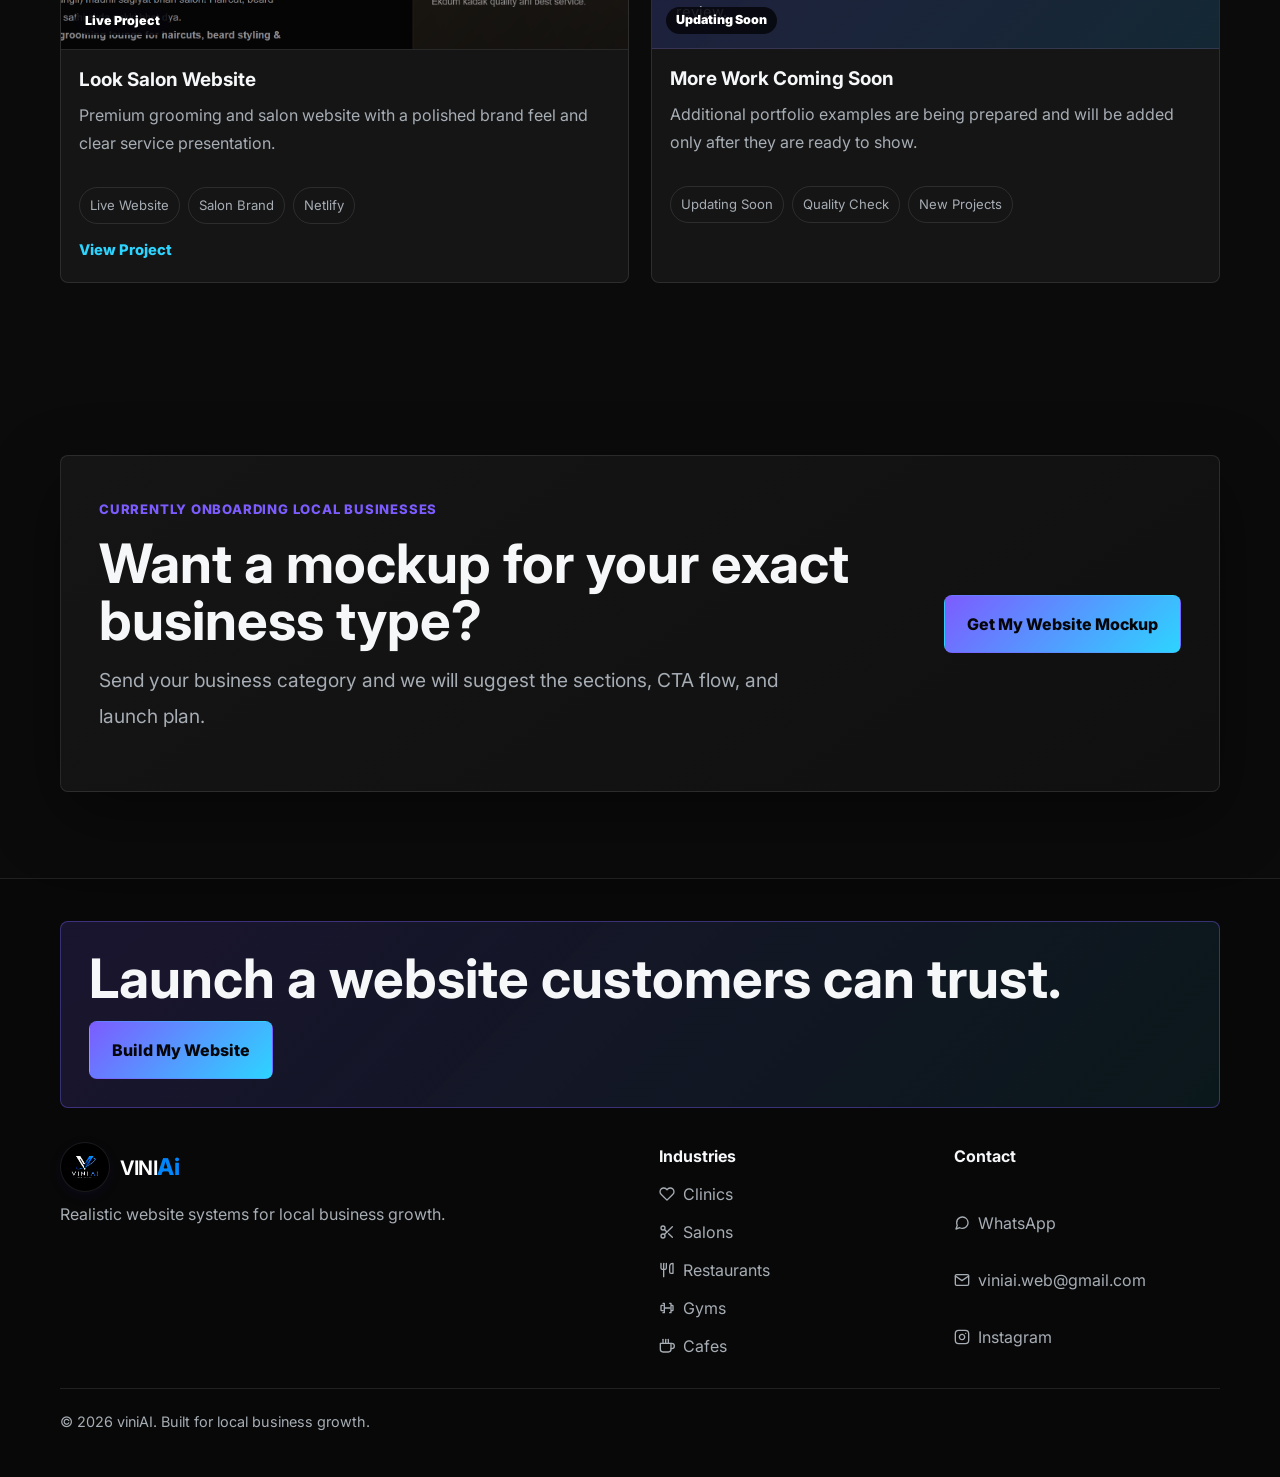
<file: portfolio.html>
<!DOCTYPE html>
<html lang="en">

<head>
  <meta charset="UTF-8" />
  <meta name="viewport" content="width=device-width, initial-scale=1.0" />
  <title>Portfolio | viniAI Demo Websites for Local Businesses</title>
  <meta name="description"
    content="Explore realistic demo website mockups by viniAI for clinics, salons, restaurants, gyms, cafes, and local businesses that need bookings, pricing, maps, reviews, and WhatsApp leads." />
  <link rel="preconnect" href="https://fonts.googleapis.com" />
  <link rel="preconnect" href="https://fonts.gstatic.com" crossorigin />
  <link href="https://fonts.googleapis.com/css2?family=Inter:wght@400;600;700;800;900&display=swap" rel="stylesheet" />
  <link rel="stylesheet" href="css/style.css" />
</head>

<body>
  <header class="site-header">
    <div class="container nav">
      <a class="brand" href="index.html"><img class="brand-logo" src="images/viniai-logo.jpg" alt="viniAI logo" /><span
          class="logo-text">
          VINI<span class="logo-ai">Ai</span>
        </span></a>
      <nav class="nav-links" aria-label="Main navigation">
        <a href="index.html">Home</a><a href="services.html">Services</a><a class="active"
          href="portfolio.html">Portfolio</a><a href="contact.html">Contact</a>
      </nav>
      <div class="nav-actions"><a class="btn" data-whatsapp
          data-message="Hi viniAI, I want a demo website plan for my business." href="contact.html">See Your Website Plan</a></div>
      <button class="menu-toggle" data-menu-toggle aria-label="Open menu" aria-expanded="false"><span></span></button>
    </div>
    <div class="container mobile-menu" data-mobile-menu>
      <a href="index.html">Home</a><a href="services.html">Services</a><a href="portfolio.html">Portfolio</a><a
        href="contact.html">Contact</a>
      <a class="btn" data-whatsapp data-message="Hi viniAI, I want a demo website plan for my business." href="contact.html">See
        Your Website Plan</a>
    </div>
  </header>

  <main>
    <section class="page-hero">
      <div class="container">
        <p class="eyebrow">Demo websites</p>
        <h1 class="page-title">Portfolio that looks like real business websites.</h1>
        <p class="lead">No poster-style cards. Each demo shows the kind of sections a serious business website needs:
          navbar, hero, booking CTA, pricing, testimonials, maps, and contact flow.</p>
      </div>
    </section>

    <section>
      <div class="container grid portfolio-grid">
        <article class="portfolio-card reveal">
          <a class="project-thumb" href="https://team-s-media.vercel.app" target="_blank" rel="noopener noreferrer"
            aria-label="View Team S Media live project">
            <img src="images/team-s-media-thumbnail.png" alt="Team S Media website thumbnail" />
            <span>Live Project</span>
          </a>
          <div>
            <h3>Team S Media Website</h3>
            <p>Creative digital marketing agency website with clear branding, services, and contact flow.</p>
            <div class="tag-list"><span>Live Website</span><span>Netlify</span><span>Media Brand</span></div>
            <a class="portfolio-link" href="https://team-s-media.vercel.app" target="_blank"
              rel="noopener noreferrer">View Project</a>
          </div>
        </article>

        <article class="portfolio-card reveal">
          <a class="project-thumb" href="https://foodbost.netlify.app" target="_blank" rel="noopener noreferrer"
            aria-label="View Foodbost live project">
            <img src="images/foodbost-thumbnail.png" alt="Foodbost website thumbnail" />
            <span>Live Project</span>
          </a>
          <div>
            <h3>Foodbost Website</h3>
            <p>Restaurant growth agency website built to present food business services in a simple, polished way.</p>
            <div class="tag-list"><span>Live Website</span><span>Food Brand</span><span>Netlify</span></div>
            <a class="portfolio-link" href="https://foodbost.netlify.app" target="_blank" rel="noopener noreferrer">View
              Project</a>
          </div>
        </article>

        <article class="portfolio-card reveal">
          <a class="project-thumb" href="https://look-salon-psi.vercel.app" target="_blank" rel="noopener noreferrer"
            aria-label="View Look Salon live project">
            <img src="images/looksalon-thumbnail.png" alt="Look Salon website thumbnail" />
            <span>Live Project</span>
          </a>
          <div>
            <h3>Look Salon Website</h3>
            <p>Premium grooming and salon website with a polished brand feel and clear service presentation.</p>
            <div class="tag-list"><span>Live Website</span><span>Salon Brand</span><span>Netlify</span></div>
            <a class="portfolio-link" href="https://look-salon-psi.vercel.app" target="_blank"
              rel="noopener noreferrer">View Project</a>
          </div>
        </article>

        <article class="portfolio-card reveal">
          <div class="project-thumb project-thumb-placeholder">
            <span>Updating Soon</span>
            <div>
              <strong>Next project preview</strong>
              <small>More finished work will be added here after review.</small>
            </div>
          </div>
          <div>
            <h3>More Work Coming Soon</h3>
            <p>Additional portfolio examples are being prepared and will be added only after they are ready to show.</p>
            <div class="tag-list"><span>Updating Soon</span><span>Quality Check</span><span>New Projects</span></div>
          </div>
        </article>
      </div>
    </section>

    <section>
      <div class="container cta-band reveal">
        <div>
          <p class="eyebrow">Currently onboarding local businesses</p>
          <h2>Want a mockup for your exact business type?</h2>
          <p class="lead">Send your business category and we will suggest the sections, CTA flow, and launch plan.</p>
        </div>
        <a class="btn" data-whatsapp data-message="Hi viniAI, I want a realistic website mockup for my business."
          href="https://wa.me/917620115788?text=Hi%20viniAI%2C%20I%20want%20a%20realistic%20website%20mockup%20for%20my%20business.">Get My Website Mockup</a>
      </div>
    </section>
  </main>

  <footer class="site-footer">
    <div class="container footer-cta">
      <h2>Launch a website customers can trust.</h2>
      <a class="btn" data-whatsapp data-message="Hi viniAI, I want to build a trustworthy website for my business."
        href="contact.html">Build My Website</a>
    </div>
    <div class="container footer-grid">
      <div><a class="brand" href="index.html">
          <img class="brand-logo" src="images/viniai-logo.jpg" alt="viniAI logo" />
          <span class="logo-text">
            VINI<span class="logo-ai">Ai</span>
          </span>
        </a>
        <p>Realistic website systems for local business growth.</p>
      </div>
      <div class="footer-links"><strong>Industries</strong><a href="#">Clinics</a><a href="#">Salons</a><a
          href="#">Restaurants</a><a href="#">Gyms</a><a href="#">Cafes</a></div>
      <div class="footer-links"><strong>Contact</strong><a data-whatsapp
          data-message="Hi viniAI, I want a website like your demos." href="https://wa.me/917620115788?text=Hi%20viniAI%2C%20I%20want%20a%20website%20like%20your%20demos.">WhatsApp</a><a
          href="mailto:viniai.web@gmail.com">viniai.web@gmail.com</a><a data-instagram href="https://www.instagram.com/viniai.web?igsh=MTFhZ29mbGgxMHR5bA==">Instagram</a></div>
    </div>
    <div class="container footer-bottom">&copy; 2026 viniAI. Built for local business growth.</div>
  </footer>

  <a class="btn sticky-whatsapp" data-whatsapp data-message="Hi viniAI, I want a realistic website mockup." href="https://wa.me/917620115788?text=Hi%20viniAI%2C%20I%20want%20a%20realistic%20website%20mockup.">Get
    My Mockup</a>
  <script src="js/main.js"></script>
</body>

</html>
</file>
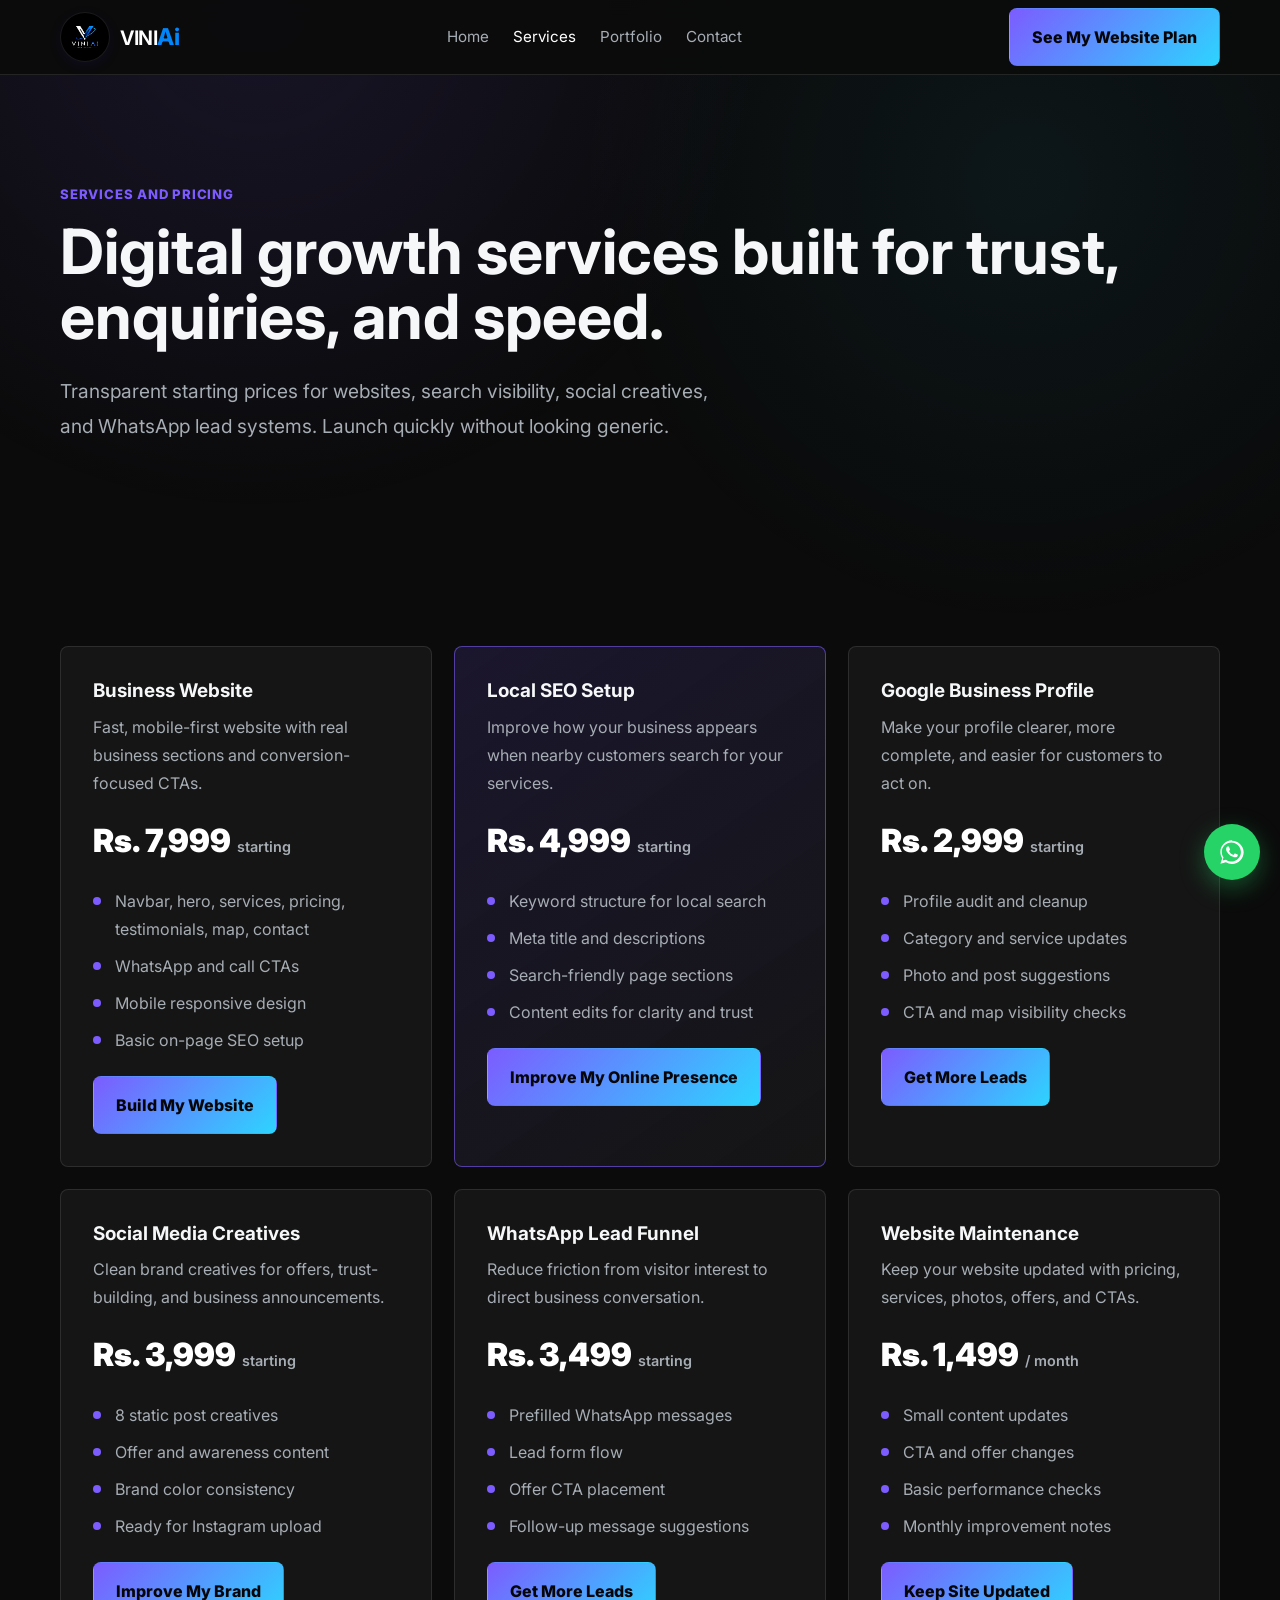
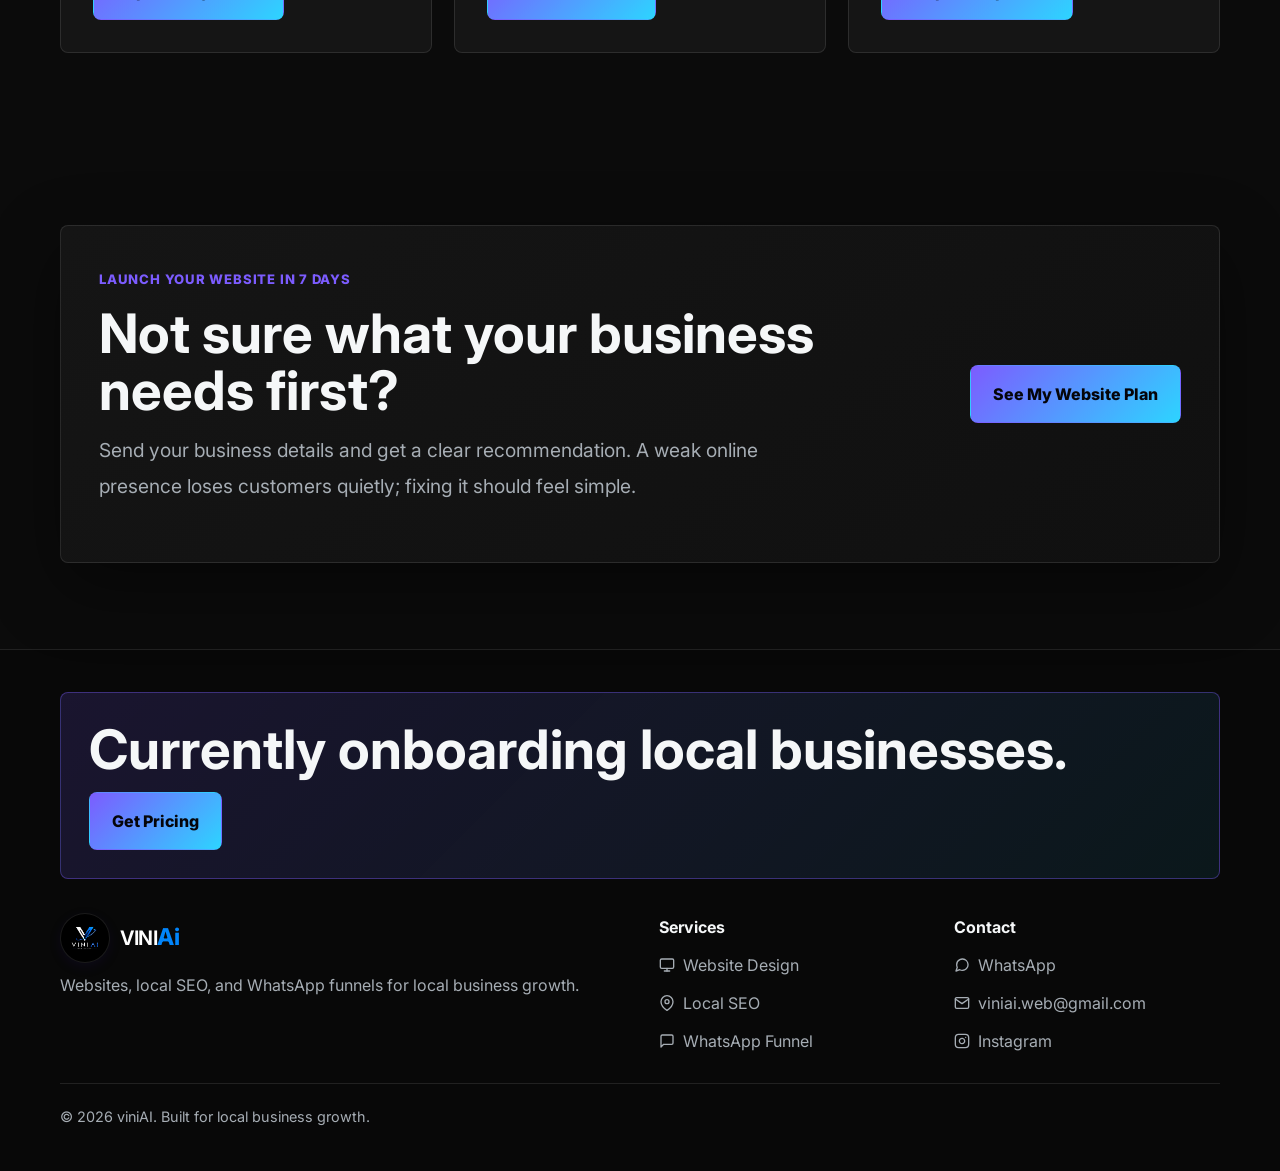
<file: services.html>
<!DOCTYPE html>
<html lang="en">

<head>
  <meta charset="UTF-8" />
  <meta name="viewport" content="width=device-width, initial-scale=1.0" />
  <title>Services & Pricing | viniAI Website and Local Growth Agency</title>
  <meta name="description"
    content="View viniAI pricing for business websites, local SEO foundations, Google Business Profile improvements, social media creatives, WhatsApp funnels, and maintenance for local businesses." />
  <link rel="preconnect" href="https://fonts.googleapis.com" />
  <link rel="preconnect" href="https://fonts.gstatic.com" crossorigin />
  <link href="https://fonts.googleapis.com/css2?family=Inter:wght@400;600;700;800;900&display=swap" rel="stylesheet" />
  <link rel="stylesheet" href="css/style.css" />
</head>

<body>
  <header class="site-header">
    <div class="container nav">
      <a class="brand" href="index.html"><img class="brand-logo" src="images/viniai-logo.jpg"
          alt="viniAI logo" /><span class="logo-text">
  VINI<span class="logo-ai">Ai</span>
</span></a>
      <nav class="nav-links" aria-label="Main navigation">
        <a href="index.html">Home</a><a class="active" href="services.html">Services</a><a
          href="portfolio.html">Portfolio</a><a href="contact.html">Contact</a>
      </nav>
      <div class="nav-actions"><a class="btn" data-whatsapp
          data-message="Hi viniAI, I want a website plan and pricing for my business." href="#">See My Website Plan</a>
      </div>
      <button class="menu-toggle" data-menu-toggle aria-label="Open menu" aria-expanded="false"><span></span></button>
    </div>
    <div class="container mobile-menu" data-mobile-menu>
      <a href="index.html">Home</a><a href="services.html">Services</a><a href="portfolio.html">Portfolio</a><a
        href="contact.html">Contact</a>
      <a class="btn" data-whatsapp data-message="Hi viniAI, I want a website plan and pricing for my business."
        href="#">See My Website Plan</a>
    </div>
  </header>

  <main>
    <section class="page-hero">
      <div class="container">
        <p class="eyebrow">Services and pricing</p>
        <h1 class="page-title">Digital growth services built for trust, enquiries, and speed.</h1>
        <p class="lead">Transparent starting prices for websites, search visibility, social creatives, and WhatsApp lead
          systems. Launch quickly without looking generic.</p>
      </div>
    </section>

    <section>
      <div class="container grid pricing-grid">
        <article class="price-card reveal">
          <h3>Business Website</h3>
          <p>Fast, mobile-first website with real business sections and conversion-focused CTAs.</p>
          <div class="price">Rs. 7,999 <small>starting</small></div>
          <ul class="feature-list">
            <li>Navbar, hero, services, pricing, testimonials, map, contact</li>
            <li>WhatsApp and call CTAs</li>
            <li>Mobile responsive design</li>
            <li>Basic on-page SEO setup</li>
          </ul>
          <a class="btn" data-whatsapp data-message="Hi viniAI, I am interested in a business website package."
            href="#">Build My Website</a>
        </article>
        <article class="price-card featured reveal">
          <h3>Local SEO Setup</h3>
          <p>Improve how your business appears when nearby customers search for your services.</p>
          <div class="price">Rs. 4,999 <small>starting</small></div>
          <ul class="feature-list">
            <li>Keyword structure for local search</li>
            <li>Meta title and descriptions</li>
            <li>Search-friendly page sections</li>
            <li>Content edits for clarity and trust</li>
          </ul>
          <a class="btn" data-whatsapp data-message="Hi viniAI, I want local SEO setup for my business."
            href="#">Improve My Online Presence</a>
        </article>
        <article class="price-card reveal">
          <h3>Google Business Profile</h3>
          <p>Make your profile clearer, more complete, and easier for customers to act on.</p>
          <div class="price">Rs. 2,999 <small>starting</small></div>
          <ul class="feature-list">
            <li>Profile audit and cleanup</li>
            <li>Category and service updates</li>
            <li>Photo and post suggestions</li>
            <li>CTA and map visibility checks</li>
          </ul>
          <a class="btn" data-whatsapp data-message="Hi viniAI, I want Google Business Profile help." href="#">Get More
            Leads</a>
        </article>
        <article class="price-card reveal">
          <h3>Social Media Creatives</h3>
          <p>Clean brand creatives for offers, trust-building, and business announcements.</p>
          <div class="price">Rs. 3,999 <small>starting</small></div>
          <ul class="feature-list">
            <li>8 static post creatives</li>
            <li>Offer and awareness content</li>
            <li>Brand color consistency</li>
            <li>Ready for Instagram upload</li>
          </ul>
          <a class="btn" data-whatsapp data-message="Hi viniAI, I want social media creatives for my business."
            href="#">Improve My Brand</a>
        </article>
        <article class="price-card reveal">
          <h3>WhatsApp Lead Funnel</h3>
          <p>Reduce friction from visitor interest to direct business conversation.</p>
          <div class="price">Rs. 3,499 <small>starting</small></div>
          <ul class="feature-list">
            <li>Prefilled WhatsApp messages</li>
            <li>Lead form flow</li>
            <li>Offer CTA placement</li>
            <li>Follow-up message suggestions</li>
          </ul>
          <a class="btn" data-whatsapp data-message="Hi viniAI, I want a WhatsApp lead funnel." href="#">Get More
            Leads</a>
        </article>
        <article class="price-card reveal">
          <h3>Website Maintenance</h3>
          <p>Keep your website updated with pricing, services, photos, offers, and CTAs.</p>
          <div class="price">Rs. 1,499 <small>/ month</small></div>
          <ul class="feature-list">
            <li>Small content updates</li>
            <li>CTA and offer changes</li>
            <li>Basic performance checks</li>
            <li>Monthly improvement notes</li>
          </ul>
          <a class="btn" data-whatsapp data-message="Hi viniAI, I want website maintenance details." href="#">Keep Site
            Updated</a>
        </article>
      </div>
    </section>

    <section>
      <div class="container cta-band reveal">
        <div>
          <p class="eyebrow">Launch your website in 7 days</p>
          <h2>Not sure what your business needs first?</h2>
          <p class="lead">Send your business details and get a clear recommendation. A weak online presence loses
            customers quietly; fixing it should feel simple.</p>
        </div>
        <a class="btn" data-whatsapp
          data-message="Hi viniAI, please recommend the right digital growth service for my business." href="#">See My
          Website Plan</a>
      </div>
    </section>
  </main>

  <footer class="site-footer">
    <div class="container footer-cta">
      <h2>Currently onboarding local businesses.</h2>
      <a class="btn" data-whatsapp data-message="Hi viniAI, I want pricing and a launch plan." href="#">Get Pricing</a>
    </div>
    <div class="container footer-grid">
      <div><a class="brand" href="index.html">
          <img class="brand-logo" src="images/viniai-logo.jpg" alt="viniAI logo" />
          <span class="logo-text">
            VINI<span class="logo-ai">Ai</span>
          </span>
        </a>
        <p>Websites, local SEO, and WhatsApp funnels for local business growth.</p>
      </div>
      <div class="footer-links"><strong>Services</strong><a href="services.html">Website Design</a><a
          href="services.html">Local SEO</a><a href="services.html">WhatsApp Funnel</a></div>
      <div class="footer-links"><strong>Contact</strong><a data-whatsapp
          data-message="Hi viniAI, I want to ask about pricing." href="#">WhatsApp</a><a
          href="mailto:viniai.web@gmail.com">viniai.web@gmail.com</a><a data-instagram href="#">Instagram</a></div>
    </div>
    <div class="container footer-bottom">&copy; 2026 viniAI. Built for local business growth.</div>
  </footer>

  <a class="btn sticky-whatsapp" data-whatsapp data-message="Hi viniAI, I want service pricing." href="#">Get
    Pricing</a>
  <script src="js/main.js"></script>
</body>

</html>
</file>
<file: css/style.css>
:root {
  --bg: #0b0b0b;
  --panel: #151515;
  --panel-soft: #1c1c1c;
  --text: #f5f7f8;
  --muted: #a6adb4;
  --line: rgba(255, 255, 255, 0.1);
  --accent: #7c5cff;
  --accent-2: #2dd4ff;
  --accent-dark: #5d44d9;
  --white: #ffffff;
  --shadow: 0 24px 70px rgba(0, 0, 0, 0.42);
  --radius: 8px;
  --max: 1160px;
}

* {
  box-sizing: border-box;
}

html {
  scroll-behavior: smooth;
}

body {
  margin: 0;
  background: var(--bg);
  color: var(--text);
  font-family: "Inter", Arial, sans-serif;
  font-size: 16px;
  line-height: 1.75;
  min-height: 100vh;
  position: relative;
}

body::before {
  content: "";
  position: fixed;
  inset: 0;
  z-index: -1;
  background: 
    radial-gradient(circle at 20% 0%, rgba(124, 92, 255, 0.12), transparent 32rem),
    radial-gradient(circle at 80% 20%, rgba(45, 212, 255, 0.06), transparent 28rem);
  pointer-events: none;
  transform: translate3d(0, 0, 0);
  will-change: transform;
}

img {
  display: block;
  max-width: 100%;
}

a {
  color: inherit;
  text-decoration: none;
}

button,
input,
textarea,
select {
  font: inherit;
}

.container {
  width: min(100% - 32px, var(--max));
  margin: 0 auto;
}

.site-header {
  position: sticky;
  top: 0;
  z-index: 20;
  border-bottom: 1px solid var(--line);
  background: rgba(11, 11, 11, 0.92);
  backdrop-filter: blur(10px);
  -webkit-backdrop-filter: blur(10px);
  transform: translate3d(0, 0, 0);
}

.nav {
  min-height: 74px;
  display: flex;
  align-items: center;
  justify-content: space-between;
  gap: 20px;
}

.brand {
  display: inline-flex;
  align-items: center;
  gap: 10px;
  font-weight: 800;
  letter-spacing: 0;
}

.brand-logo {
  width: 50px;
  height: 50px;
  border-radius: 50%;
  object-fit: contain;
  background: #000000;
  padding: 4px;
  border: 1px solid var(--line);
  box-shadow: 0 4px 12px rgba(36, 15, 110, 0.15);
}

/* .brand span {
  font-size: 1.1rem;
} */
 .logo-text {
  font-size: 1.25rem;
  font-weight: 650;
  color: #ffffff;
  letter-spacing: -0.5px;
}

.logo-ai {
  color: #0185fb;
  text-shadow: 0 0 0px rgb(30 144 255 / 0%), 0 0 0px rgb(30 144 255 / 0%);
  font-size: 1.45rem;
  font-weight: 750;
}

.nav-links {
  display: none;
  align-items: center;
  gap: 24px;
  color: var(--muted);
  font-size: 0.95rem;
}

.nav-links a:hover,
.nav-links a.active {
  color: var(--white);
}

.nav-actions {
  display: none;
}

.menu-toggle {
  width: 44px;
  height: 44px;
  display: inline-grid;
  place-items: center;
  border: 1px solid var(--line);
  border-radius: var(--radius);
  color: var(--white);
  background: var(--panel);
  cursor: pointer;
}

.menu-toggle span,
.menu-toggle::before,
.menu-toggle::after {
  content: "";
  width: 18px;
  height: 2px;
  display: block;
  background: currentColor;
  transition: transform 180ms ease, opacity 180ms ease;
}

.menu-toggle span {
  margin: 4px 0;
}

.menu-toggle.is-open span {
  opacity: 0;
}

.menu-toggle.is-open::before {
  transform: translateY(6px) rotate(45deg);
}

.menu-toggle.is-open::after {
  transform: translateY(-6px) rotate(-45deg);
}

.mobile-menu {
  display: none;
  border-top: 1px solid var(--line);
  padding: 14px 0 20px;
}

.mobile-menu.is-open {
  display: block;
}

.mobile-menu a {
  display: block;
  padding: 12px 0;
  color: var(--muted);
}

.mobile-menu .btn {
  margin-top: 10px;
  width: 100%;
}

.hero,
.page-hero {
  padding: 88px 0 72px;
  overflow: hidden;
}

.hero-grid,
.split-grid {
  display: grid;
  gap: 32px;
  align-items: center;
}

.eyebrow {
  display: inline-flex;
  align-items: center;
  gap: 8px;
  margin: 0 0 14px;
  color: var(--accent);
  font-size: 0.82rem;
  font-weight: 800;
  letter-spacing: 0.06em;
  text-transform: uppercase;
}

h1,
h2,
h3,
p {
  margin-top: 0;
}

h1,
.page-title {
  margin-bottom: 24px;
  font-size: clamp(2.2rem, 5.2vw, 3.9rem);
  line-height: 1.04;
  letter-spacing: 0;
}

h2 {
  margin-bottom: 14px;
  font-size: clamp(2rem, 5vw, 3.4rem);
  line-height: 1.05;
  letter-spacing: 0;
}

h3 {
  margin-bottom: 10px;
  font-size: 1.18rem;
  line-height: 1.25;
}

.lead {
  max-width: 680px;
  color: var(--muted);
  font-size: clamp(1rem, 2.5vw, 1.2rem);
  line-height: 1.85;
}

.accent {
  color: var(--accent);
}

.hero-actions,
.section-actions {
  display: flex;
  flex-wrap: wrap;
  gap: 12px;
  margin-top: 34px;
}

.btn {
  min-height: 54px;
  display: inline-flex;
  align-items: center;
  justify-content: center;
  gap: 9px;
  padding: 14px 22px;
  border: 1px solid transparent;
  border-radius: var(--radius);
  background: linear-gradient(135deg, var(--accent), var(--accent-2));
  color: #05050a;
  font-weight: 800;
  cursor: pointer;
  transition: transform 180ms ease, border-color 180ms ease, background 180ms ease;
}

.btn:hover {
  transform: translateY(-2px);
  filter: brightness(1.08);
}

.btn.secondary {
  background: transparent;
  color: var(--white);
  border-color: var(--line);
}

.btn.secondary:hover {
  border-color: var(--accent);
  background: rgba(124, 92, 255, 0.1);
}

.hero-card,
.image-card,
.cta-band,
.contact-panel {
  border: 1px solid var(--line);
  border-radius: var(--radius);
  background: linear-gradient(145deg, var(--panel), #101010);
  box-shadow: var(--shadow);
}

.hero-card {
  padding: 14px;
}

.hero-card img,
.image-card img {
  width: 100%;
  border-radius: 6px;
}

.metric-row {
  display: grid;
  grid-template-columns: repeat(2, 1fr);
  gap: 10px;
  margin-top: 14px;
}

.hero-proof {
  display: flex;
  flex-wrap: wrap;
  gap: 10px;
  margin-top: 24px;
}

.hero-proof span {
  padding: 9px 12px;
  border: 1px solid var(--line);
  border-radius: 999px;
  color: var(--muted);
  background: rgba(255, 255, 255, 0.04);
  font-size: 0.9rem;
  font-weight: 700;
}

.stat-grid {
  display: grid;
  grid-template-columns: 1fr;
  gap: 14px;
  margin-top: 34px;
}

.stat-card {
  padding: 20px;
  border: 1px solid var(--line);
  border-radius: var(--radius);
  background: rgba(255, 255, 255, 0.04);
}

.stat-card strong {
  display: block;
  color: var(--white);
  font-size: 1.5rem;
  line-height: 1.1;
}

.stat-card span {
  color: var(--muted);
  font-size: 0.92rem;
}

.website-mockup {
  position: relative;
  padding: 14px;
  border: 1px solid var(--line);
  border-radius: var(--radius);
  background: linear-gradient(145deg, #191923, #0f0f14);
  box-shadow: var(--shadow);
}

.browser-shell {
  overflow: hidden;
  border: 1px solid rgba(255, 255, 255, 0.13);
  border-radius: 7px;
  background: #f7f8fb;
  color: #111827;
}

.browser-top {
  height: 34px;
  display: flex;
  align-items: center;
  gap: 7px;
  padding: 0 12px;
  background: #e7e9ef;
}

.browser-top span {
  width: 9px;
  height: 9px;
  border-radius: 50%;
  background: #a3aab8;
}

.mock-page {
  padding: 20px;
}

.mock-nav,
.mock-row,
.mock-cards,
.mock-testimonials,
.mock-contact {
  display: grid;
  gap: 12px;
}

.mock-nav {
  grid-template-columns: 1fr auto auto;
  align-items: center;
  margin-bottom: 22px;
}

.mock-logo,
.mock-line {
  border-radius: 6px;
  background: #d8dce7;
}

.mock-page h4 {
  margin: 0 0 8px;
  color: #101827;
  font-size: clamp(1.15rem, 2.6vw, 1.65rem);
  line-height: 1.1;
}

.mock-page p {
  margin-bottom: 12px;
  color: #5f6877;
  font-size: 0.78rem;
  line-height: 1.5;
}

.mock-brand {
  color: #101827;
  font-size: 0.88rem;
  font-weight: 900;
  line-height: 1.1;
}

.mock-kicker {
  margin-bottom: 8px;
  color: #5d44d9;
  font-size: 0.68rem;
  font-weight: 900;
  letter-spacing: 0.04em;
  text-transform: uppercase;
}

.mock-logo {
  width: 92px;
  height: 22px;
  background: linear-gradient(135deg, var(--accent), var(--accent-2));
}

.mock-pill {
  min-width: 52px;
  padding: 5px 8px;
  border-radius: 999px;
  background: #eef1f7;
  color: #596274;
  font-size: 0.62rem;
  font-weight: 800;
  text-align: center;
  white-space: nowrap;
}

.mock-button {
  width: fit-content;
  min-width: 86px;
  min-height: 30px;
  display: inline-flex;
  align-items: center;
  justify-content: center;
  padding: 7px 10px;
  border-radius: 6px;
  background: #111827;
  color: #ffffff;
  font-size: 0.64rem;
  font-weight: 900;
  line-height: 1;
  text-align: center;
  white-space: nowrap;
}

.mock-hero {
  display: grid;
  gap: 18px;
  margin-bottom: 18px;
}

.mock-title {
  width: 86%;
  height: 64px;
  border-radius: 8px;
  background: #151a2a;
}

.mock-line {
  height: 12px;
}

.mock-line.short {
  width: 62%;
}

.mock-visual {
  min-height: 150px;
  display: grid;
  align-content: end;
  gap: 4px;
  padding: 14px;
  border-radius: 8px;
  background:
    linear-gradient(135deg, rgba(124, 92, 255, 0.28), rgba(45, 212, 255, 0.24)),
    #dfe7f5;
}

.mock-visual span,
.mock-visual small,
.mock-review span,
.mock-map span,
.mock-price span {
  color: #667085;
  font-size: 0.66rem;
  font-weight: 700;
  line-height: 1.25;
}

.mock-visual strong {
  color: #101827;
  font-size: 0.98rem;
  line-height: 1.12;
}

.mock-cards {
  grid-template-columns: repeat(3, 1fr);
  margin: 18px 0;
}

.mock-price,
.mock-review,
.mock-map {
  min-height: 74px;
  padding: 10px;
  border: 1px solid #e4e7ee;
  border-radius: 7px;
  background: #ffffff;
  color: #202938;
  font-size: 0.72rem;
  font-weight: 800;
  line-height: 1.35;
  box-shadow: 0 8px 18px rgba(18, 24, 38, 0.06);
}

.mock-price strong {
  display: block;
  margin-top: 4px;
  color: #111827;
  font-size: 1.05rem;
  line-height: 1;
}

.mock-map {
  background:
    linear-gradient(135deg, rgba(45, 212, 255, 0.12), rgba(124, 92, 255, 0.1)),
    #ffffff;
}

.mock-testimonials {
  margin-top: 16px;
}

.mock-contact {
  grid-template-columns: 1fr 1fr;
}

.phone-preview {
  position: absolute;
  right: 24px;
  bottom: -28px;
  width: 34%;
  min-width: 120px;
  padding: 10px;
  border: 1px solid rgba(255, 255, 255, 0.16);
  border-radius: 22px;
  background: #06070b;
  box-shadow: 0 16px 44px rgba(0, 0, 0, 0.55);
}

.phone-screen {
  min-height: 210px;
  padding: 16px 12px;
  border-radius: 16px;
  background: #f7f8fb;
}

.phone-screen .mock-logo {
  width: 62px;
  height: 18px;
  margin-bottom: 18px;
}

.phone-screen .mock-title {
  width: 100%;
  height: 48px;
}

.phone-screen .mock-button {
  width: 100%;
  margin-top: 14px;
  background: linear-gradient(135deg, var(--accent), var(--accent-2));
}

.founder-card {
  display: grid;
  gap: 24px;
  align-items: center;
  padding: 32px;
  border: 1px solid var(--line);
  border-radius: var(--radius);
  background: var(--panel);
}

.founder-avatar {
  width: 112px;
  height: 112px;
  display: grid;
  place-items: center;
  border-radius: 50%;
  background: linear-gradient(135deg, var(--accent), var(--accent-2));
  color: #05050a;
  font-size: 2.2rem;
  font-weight: 900;
}

.footer-cta {
  margin-bottom: 34px;
  padding: 28px;
  border: 1px solid rgba(124, 92, 255, 0.38);
  border-radius: var(--radius);
  background: linear-gradient(135deg, rgba(124, 92, 255, 0.16), rgba(45, 212, 255, 0.08));
}

.metric {
  padding: 14px;
  border: 1px solid var(--line);
  border-radius: var(--radius);
  background: rgba(255, 255, 255, 0.04);
}

.metric strong {
  display: block;
  color: var(--accent);
  font-size: 1.35rem;
  line-height: 1;
}

.metric span {
  color: var(--muted);
  font-size: 0.85rem;
}

section {
  padding: 86px 0;
}

.section-head {
  max-width: 760px;
  margin-bottom: 42px;
}

.section-head.center {
  margin-left: auto;
  margin-right: auto;
  text-align: center;
}

.grid {
  display: grid;
  gap: 22px;
}

.cards-3,
.cards-2,
.portfolio-grid,
.pricing-grid {
  grid-template-columns: 1fr;
}

.card {
  min-height: 100%;
  padding: 30px;
  border: 1px solid var(--line);
  border-radius: var(--radius);
  background: var(--panel);
  transition: transform 250ms ease, border-color 250ms ease, box-shadow 250ms ease;
}

.card:hover {
  transform: translateY(-6px);
  border-color: rgba(124, 92, 255, 0.45);
  box-shadow: 0 16px 40px rgba(124, 92, 255, 0.12);
}

.card p,
.process-card p,
.portfolio-card p,
.price-card p {
  color: var(--muted);
}

.icon {
  width: 48px;
  height: 48px;
  display: grid;
  place-items: center;
  margin-bottom: 18px;
  border-radius: var(--radius);
  background: rgba(124, 92, 255, 0.14);
  color: var(--accent);
  transition: background 180ms ease, color 180ms ease;
}

.icon svg {
  width: 22px;
  height: 22px;
  fill: none;
  stroke: currentColor;
  stroke-width: 2px;
  stroke-linecap: round;
  stroke-linejoin: round;
}

.card:hover .icon {
  background: var(--accent);
  color: #0b0b0b;
}

.trust-strip {
  padding: 18px 0;
  border-top: 1px solid var(--line);
  border-bottom: 1px solid var(--line);
  background: #0f0f0f;
}

.trust-items {
  display: grid;
  gap: 10px;
}

.trust-items span {
  padding: 12px 14px;
  border: 1px solid var(--line);
  border-radius: var(--radius);
  color: var(--muted);
  background: rgba(255, 255, 255, 0.03);
  text-align: center;
  font-weight: 700;
}

.problem {
  background: #101010;
}

.problem-list {
  display: grid;
  gap: 14px;
}

.problem-item {
  padding: 24px;
  border-left: 3px solid var(--accent);
  background: var(--panel);
  border-radius: 0 var(--radius) var(--radius) 0;
}

.portfolio-card {
  overflow: hidden;
  display: flex;
  flex-direction: column;
  border: 1px solid var(--line);
  border-radius: var(--radius);
  background: var(--panel);
  transition: transform 250ms ease, border-color 250ms ease, box-shadow 250ms ease;
}

.portfolio-card:hover {
  transform: translateY(-6px);
  border-color: rgba(124, 92, 255, 0.45);
  box-shadow: 0 16px 40px rgba(124, 92, 255, 0.12);
}

.portfolio-card img {
  width: 100%;
  aspect-ratio: 1 / 1;
  object-fit: cover;
}

.project-thumb {
  position: relative;
  display: block;
  overflow: hidden;
  flex-shrink: 0;
  border-bottom: 1px solid var(--line);
  background: #101010;
}

.project-thumb img {
  aspect-ratio: 16 / 10;
  object-position: top center;
  transition: transform 240ms ease, filter 240ms ease;
}

.project-thumb span {
  position: absolute;
  left: 14px;
  bottom: 14px;
  padding: 7px 10px;
  border-radius: 999px;
  background: rgba(5, 5, 10, 0.84);
  color: var(--white);
  font-size: 0.78rem;
  font-weight: 900;
  line-height: 1;
}

.project-thumb:hover img {
  transform: scale(1.03);
  filter: brightness(1.06);
}

.project-thumb-placeholder {
  min-height: 0;
  aspect-ratio: 16 / 10;
  display: grid;
  align-content: end;
  padding: 24px;
  background:
    linear-gradient(135deg, rgba(124, 92, 255, 0.18), rgba(45, 212, 255, 0.12)),
    #101018;
}

.project-thumb-placeholder div {
  display: grid;
  gap: 6px;
}

.project-thumb-placeholder strong {
  color: var(--white);
  font-size: 1.45rem;
  line-height: 1.08;
}

.project-thumb-placeholder small {
  max-width: 320px;
  color: var(--muted);
  font-size: 0.92rem;
  line-height: 1.45;
}

.portfolio-card > div:last-child {
  flex: 1;
  display: flex;
  flex-direction: column;
  padding: 18px;
}

.portfolio-card .tag-list {
  margin-bottom: 14px;
}

.portfolio-card .portfolio-link {
  margin-top: auto;
}

.tag-list {
  display: flex;
  flex-wrap: wrap;
  gap: 8px;
  margin-top: 14px;
}

.tag-list span {
  padding: 6px 10px;
  border: 1px solid var(--line);
  border-radius: 999px;
  color: var(--muted);
  font-size: 0.82rem;
}

.portfolio-link {
  display: inline-flex;
  align-items: center;
  margin-top: 16px;
  color: var(--accent-2);
  font-size: 0.92rem;
  font-weight: 800;
}

.portfolio-link:hover {
  color: var(--white);
}

.coming-soon-preview {
  background:
    linear-gradient(135deg, rgba(17, 24, 39, 0.08), rgba(124, 92, 255, 0.18)),
    #eef3fb;
}

.process-list {
  counter-reset: steps;
  display: grid;
  gap: 14px;
}

.process-card {
  counter-increment: steps;
  padding: 30px;
  border: 1px solid var(--line);
  border-radius: var(--radius);
  background: var(--panel);
}

.process-card::before {
  content: "0" counter(steps);
  display: inline-block;
  margin-bottom: 16px;
  color: var(--accent);
  font-weight: 900;
}

.cta-band {
  padding: 38px;
  display: grid;
  gap: 20px;
  align-items: center;
}

.price-card {
  position: relative;
  padding: 32px;
  border: 1px solid var(--line);
  border-radius: var(--radius);
  background: var(--panel);
  transition: transform 250ms ease, border-color 250ms ease, box-shadow 250ms ease;
}

.price-card:hover {
  transform: translateY(-6px);
  border-color: rgba(124, 92, 255, 0.45);
  box-shadow: 0 16px 40px rgba(124, 92, 255, 0.12);
}

.price-card.featured {
  border-color: rgba(124, 92, 255, 0.58);
  background: linear-gradient(145deg, rgba(124, 92, 255, 0.14), var(--panel));
}

.price-card.featured:hover {
  border-color: rgba(124, 92, 255, 0.85);
  box-shadow: 0 18px 44px rgba(124, 92, 255, 0.2);
}

.price {
  margin: 14px 0;
  color: var(--white);
  font-size: 2rem;
  font-weight: 900;
}

.price small {
  color: var(--muted);
  font-size: 0.9rem;
  font-weight: 600;
}

.feature-list {
  padding: 0;
  margin: 18px 0 22px;
  list-style: none;
  color: var(--muted);
}

.feature-list li {
  margin-bottom: 9px;
  padding-left: 22px;
  position: relative;
}

.feature-list li::before {
  content: "";
  width: 8px;
  height: 8px;
  position: absolute;
  left: 0;
  top: 10px;
  border-radius: 50%;
  background: var(--accent);
}

.contact-grid {
  display: grid;
  gap: 24px;
}

.contact-panel {
  padding: 24px;
}

.contact-method {
  padding: 18px;
  margin-top: 14px;
  border: 1px solid var(--line);
  border-radius: var(--radius);
  background: rgba(255, 255, 255, 0.04);
}

.contact-method span {
  display: block;
  color: var(--muted);
  font-size: 0.92rem;
}

.form {
  display: grid;
  gap: 14px;
}

.field label {
  display: block;
  margin-bottom: 7px;
  color: var(--muted);
  font-size: 0.9rem;
  font-weight: 700;
}

.field input,
.field select,
.field textarea {
  width: 100%;
  min-height: 48px;
  padding: 12px 13px;
  border: 1px solid var(--line);
  border-radius: var(--radius);
  outline: none;
  background: #0f0f0f;
  color: var(--white);
}

.field textarea {
  min-height: 120px;
  resize: vertical;
}

.field input:focus,
.field select:focus,
.field textarea:focus {
  border-color: var(--accent);
}

.site-footer {
  padding: 42px 0 88px;
  border-top: 1px solid var(--line);
  background: #080808;
}

.footer-grid {
  display: grid;
  gap: 28px;
}

.footer-links {
  display: grid;
  gap: 10px;
}

.footer-links a {
  display: inline-flex;
  align-items: center;
  gap: 8px;
  color: var(--muted);
  transition: color 180ms ease, transform 180ms ease;
  width: fit-content;
}

.footer-links a:hover {
  color: var(--white);
  transform: translateX(4px);
}

.footer-links a svg {
  width: 16px;
  height: 16px;
  fill: none;
  stroke: currentColor;
  stroke-width: 2px;
  stroke-linecap: round;
  stroke-linejoin: round;
  flex-shrink: 0;
}

.site-footer p {
  color: var(--muted);
}

.footer-bottom {
  margin-top: 28px;
  padding-top: 20px;
  border-top: 1px solid var(--line);
  color: var(--muted);
  font-size: 0.9rem;
}

.sticky-whatsapp {
  display: none !important;
}

.reveal {
  opacity: 0;
  transform: translateY(14px);
  transition: opacity 520ms ease, transform 520ms ease;
}

.reveal.is-visible {
  opacity: 1;
  transform: translateY(0);
}

@media (min-width: 680px) {
  .cards-2,
  .portfolio-grid,
  .pricing-grid,
  .trust-items,
  .stat-grid {
    grid-template-columns: repeat(2, 1fr);
  }

  .cta-band {
    grid-template-columns: 1fr auto;
  }

  .sticky-whatsapp {
    left: auto;
    right: 24px;
    width: auto;
  }
}

@media (min-width: 920px) {
  .nav-links,
  .nav-actions {
    display: flex;
  }

  .menu-toggle,
  .mobile-menu {
    display: none;
  }

  .hero,
  .page-hero {
    padding: 104px 0 96px;
  }

  .hero-grid,
  .split-grid,
  .contact-grid {
    grid-template-columns: 1.05fr 0.95fr;
  }

  .cards-3,
  .pricing-grid {
    grid-template-columns: repeat(3, 1fr);
  }

  .portfolio-grid {
    grid-template-columns: repeat(2, 1fr);
  }

  .trust-items {
    grid-template-columns: repeat(4, 1fr);
  }

  .stat-grid {
    grid-template-columns: repeat(3, 1fr);
  }

  .mock-hero {
    grid-template-columns: 1fr 0.86fr;
  }

  .founder-card {
    grid-template-columns: auto 1fr auto;
  }

  .footer-grid {
    grid-template-columns: 1.5fr 0.7fr 0.7fr;
  }

  .site-footer {
    padding-bottom: 42px;
  }

  .sticky-whatsapp {
    display: none;
  }
}

/* --- CUSTOM SCROLLBAR --- */
::-webkit-scrollbar {
  width: 10px;
}
::-webkit-scrollbar-track {
  background: var(--bg);
}
::-webkit-scrollbar-thumb {
  background: var(--panel-soft);
  border-radius: var(--radius);
  border: 2px solid var(--bg);
}
::-webkit-scrollbar-thumb:hover {
  background: var(--accent);
}

/* --- FLOATING WHATSAPP BUTTON --- */
.floating-whatsapp {
  position: fixed;
  right: 20px;
  bottom: 20px;
  bottom: calc(20px + env(safe-area-inset-bottom));
  z-index: 1000;
  width: 56px;
  height: 56px;
  border-radius: 50%;
  background: #25d366;
  color: #ffffff;
  display: grid;
  place-items: center;
  box-shadow: 0 8px 24px rgba(37, 211, 102, 0.35);
  transition: transform 200ms ease, box-shadow 200ms ease;
  cursor: pointer;
  transform: translate3d(0, 0, 0);
  will-change: transform;
}

.floating-whatsapp:hover {
  transform: scale(1.08) translateY(-2px) translate3d(0, 0, 0);
  box-shadow: 0 12px 30px rgba(37, 211, 102, 0.5);
  color: #ffffff;
}

.floating-whatsapp svg {
  width: 28px;
  height: 28px;
  fill: currentColor;
}

/* WhatsApp Pulse Wave Effect */
.floating-whatsapp::before {
  content: "";
  position: absolute;
  inset: -3px;
  border-radius: 50%;
  border: 2px solid #25d366;
  opacity: 0;
  animation: waPulse 2.5s linear infinite;
  pointer-events: none;
  transform: translate3d(0, 0, 0);
  will-change: transform, opacity;
}

@keyframes waPulse {
  0% {
    transform: scale(1) translate3d(0, 0, 0);
    opacity: 0.6;
  }
  100% {
    transform: scale(1.3) translate3d(0, 0, 0);
    opacity: 0;
  }
}

/* --- HIGH FIDELITY REALISTIC MOCKUP PREVIEW --- */
.mock-page {
  padding: 16px;
  font-family: "Inter", sans-serif;
  color: #1f2937;
  font-size: 8px;
}

.mock-nav {
  display: flex;
  align-items: center;
  justify-content: space-between;
  margin-bottom: 16px;
  border-bottom: 1px solid #e5e7eb;
  padding-bottom: 8px;
}

.mock-logo-text {
  font-weight: 800;
  color: var(--accent);
  font-size: 11px;
}

.mock-nav-links {
  display: flex;
  gap: 8px;
  font-weight: 600;
  color: #4b5563;
}

.mock-nav-links span {
  cursor: default;
}

.mock-nav-btn {
  background: #111827;
  color: #ffffff;
  padding: 3px 6px;
  border-radius: 4px;
  font-weight: 700;
  font-size: 7px;
}

.mock-hero {
  display: grid;
  grid-template-columns: 1.25fr 0.75fr;
  gap: 12px;
  margin-bottom: 16px;
  align-items: center;
}

.mock-hero-title {
  font-size: 14px;
  line-height: 1.1;
  margin: 0 0 6px 0;
  font-weight: 800;
  color: #111827;
}

.mock-hero-title span {
  color: var(--accent);
}

.mock-hero-desc {
  font-size: 7.5px;
  line-height: 1.3;
  margin: 0 0 8px 0;
  color: #4b5563;
}

.mock-hero-btn {
  display: inline-block;
  background: #25d366;
  color: #ffffff;
  padding: 4px 8px;
  border-radius: 4px;
  font-weight: 800;
  font-size: 7px;
}

.mock-visual {
  height: 64px;
  border-radius: 6px;
  background: linear-gradient(135deg, rgba(124, 92, 255, 0.08), rgba(45, 212, 255, 0.08));
  border: 1px solid rgba(124, 92, 255, 0.15);
  display: flex;
  flex-direction: column;
  justify-content: center;
  align-items: center;
  position: relative;
  overflow: hidden;
}

.mock-chart {
  display: flex;
  align-items: flex-end;
  gap: 4px;
  height: 28px;
  margin-bottom: 4px;
}

.mock-bar {
  width: 8px;
  background: linear-gradient(to top, var(--accent), var(--accent-2));
  border-radius: 2px 2px 0 0;
  animation: mockBarGrow 2s ease-out infinite alternate;
}

.mock-visual-badge {
  font-size: 6px;
  font-weight: 700;
  background: #d1fae5;
  color: #065f46;
  padding: 1px 4px;
  border-radius: 99px;
}

.mock-cards {
  display: grid;
  grid-template-columns: repeat(3, 1fr);
  gap: 8px;
  margin-bottom: 16px;
}

.mock-card-item {
  background: #ffffff;
  border: 1px solid #e5e7eb;
  border-radius: 6px;
  padding: 8px 6px;
  text-align: center;
  display: flex;
  flex-direction: column;
  align-items: center;
  box-shadow: 0 1px 3px rgba(0,0,0,0.05);
}

.mock-card-icon {
  width: 14px;
  height: 14px;
  stroke: var(--accent);
  stroke-width: 2px;
  fill: none;
  margin-bottom: 4px;
}

.mock-card-item h5 {
  font-size: 8px;
  margin: 0 0 2px 0;
  font-weight: 700;
  color: #111827;
}

.mock-card-item span {
  font-size: 6.5px;
  font-weight: 600;
  color: #25d366;
}

.mock-contact {
  display: grid;
  grid-template-columns: 1fr 1.2fr;
  gap: 8px;
}

.mock-map-visual {
  background: #e0f2fe;
  border: 1px solid #bae6fd;
  border-radius: 6px;
  height: 48px;
  display: flex;
  flex-direction: column;
  justify-content: center;
  align-items: center;
  font-weight: 700;
  color: #0369a1;
  font-size: 6.5px;
  position: relative;
}

.mock-map-pin {
  width: 6px;
  height: 6px;
  background: #ef4444;
  border-radius: 50%;
  margin-bottom: 4px;
  position: relative;
}

.mock-map-pin::after {
  content: "";
  position: absolute;
  inset: -3px;
  border: 1px solid #ef4444;
  border-radius: 50%;
  animation: mockPinPulse 1.5s infinite;
}

.mock-review-card {
  background: #ffffff;
  border: 1px solid #e5e7eb;
  border-radius: 6px;
  padding: 6px 8px;
  display: flex;
  flex-direction: column;
  justify-content: center;
  box-shadow: 0 1px 3px rgba(0,0,0,0.05);
}

.mock-stars {
  font-size: 6px;
  margin-bottom: 2px;
}

.mock-review-card p {
  font-size: 7px;
  margin: 0;
  font-style: italic;
  line-height: 1.2;
  color: #374151;
}

/* Phone Mockup Content */
.phone-screen {
  padding: 10px;
  font-family: "Inter", sans-serif;
  color: #1f2937;
  font-size: 7px;
  background: #f9fafb;
}

.mock-phone-header {
  display: flex;
  justify-content: space-between;
  align-items: center;
  border-bottom: 1px solid #e5e7eb;
  padding-bottom: 4px;
  margin-bottom: 12px;
}

.mock-phone-header span:first-child {
  font-weight: 800;
  color: var(--accent);
  font-size: 9px;
}

.mock-phone-menu {
  font-size: 8px;
  color: #4b5563;
}

.mock-phone-content {
  text-align: center;
  display: flex;
  flex-direction: column;
  align-items: center;
}

.mock-phone-content h4 {
  font-size: 11px;
  font-weight: 800;
  line-height: 1.15;
  margin: 0 0 6px 0;
  color: #111827;
}

.mock-phone-content p {
  font-size: 6.5px;
  color: #4b5563;
  margin: 0 0 10px 0;
  line-height: 1.3;
}

.mock-phone-btn {
  background: #25d366;
  color: #ffffff;
  padding: 4px 10px;
  border-radius: 4px;
  font-weight: 800;
  font-size: 6.5px;
  box-shadow: 0 2px 4px rgba(37, 211, 102, 0.2);
}

@keyframes mockBarGrow {
  to {
    transform: scaleY(0.7);
  }
}

@keyframes mockPinPulse {
  0% { transform: scale(0.8); opacity: 1; }
  100% { transform: scale(1.8); opacity: 0; }
}
</file>
